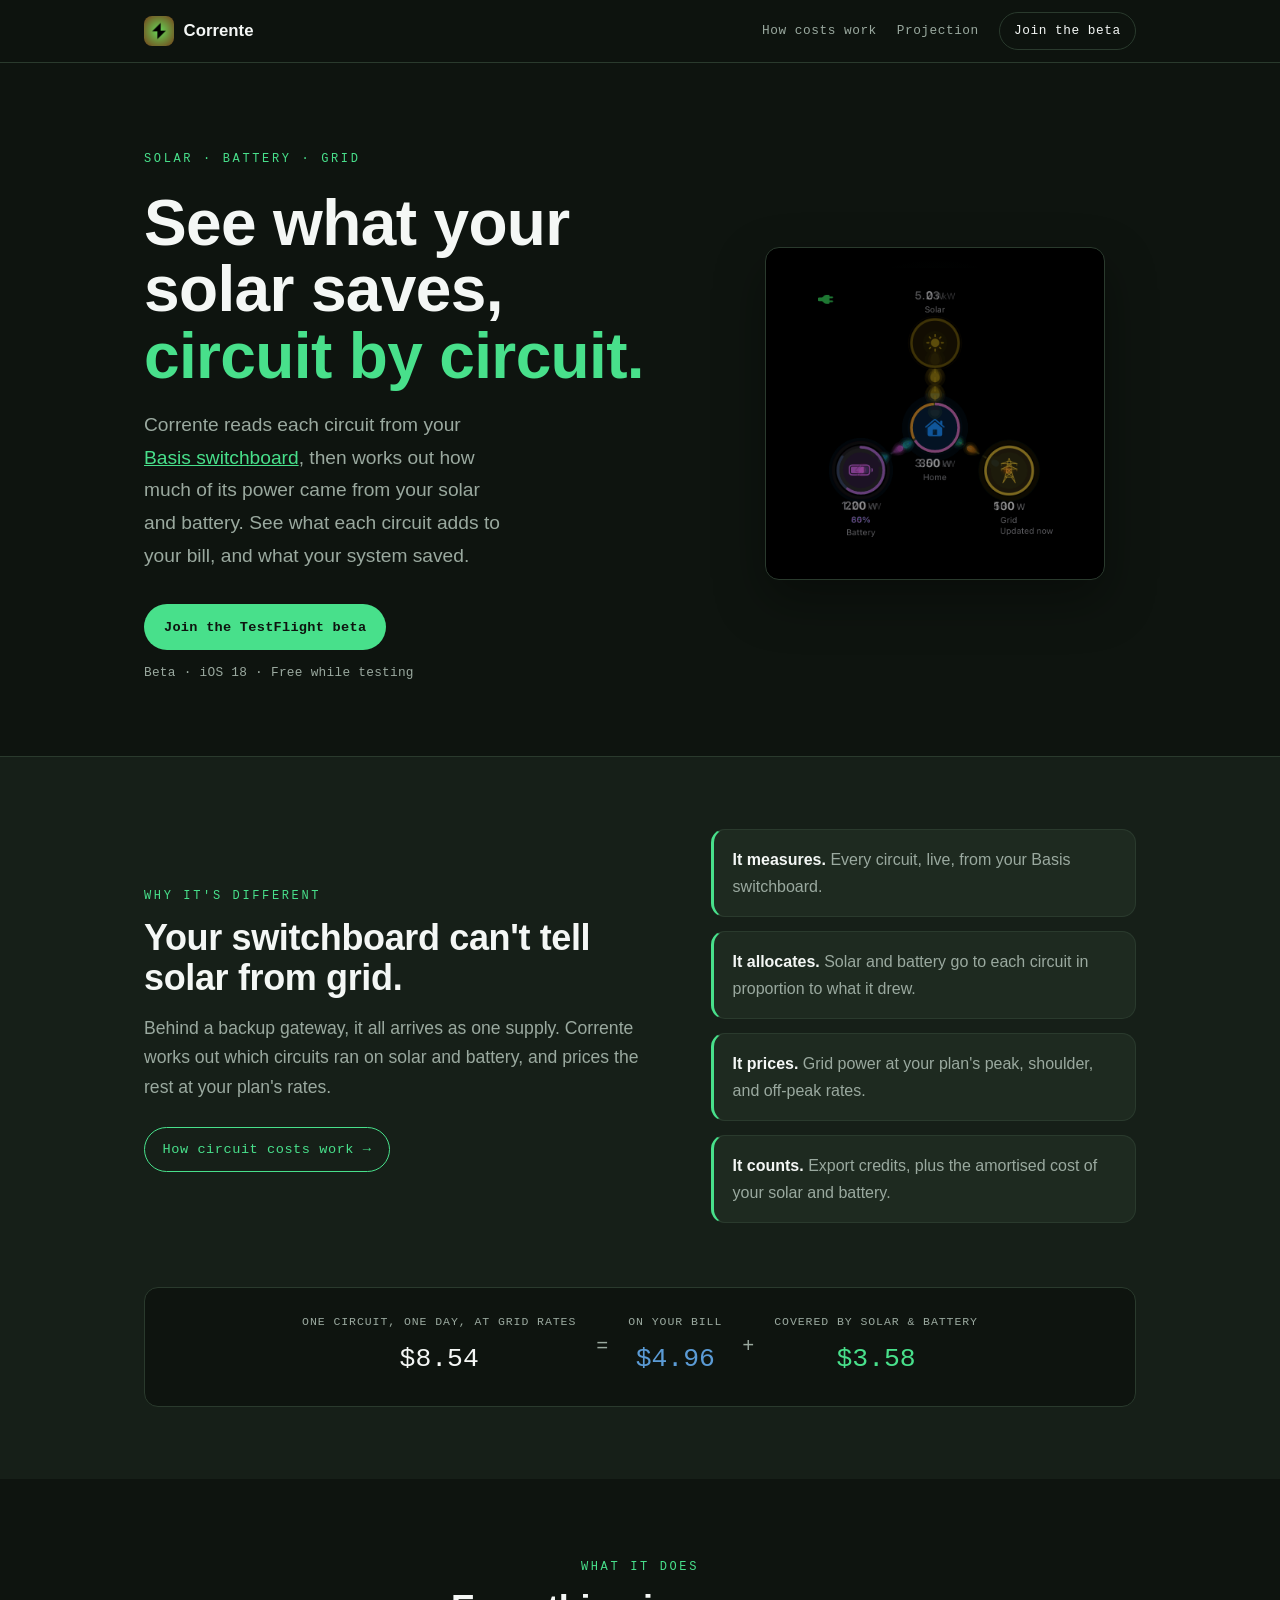
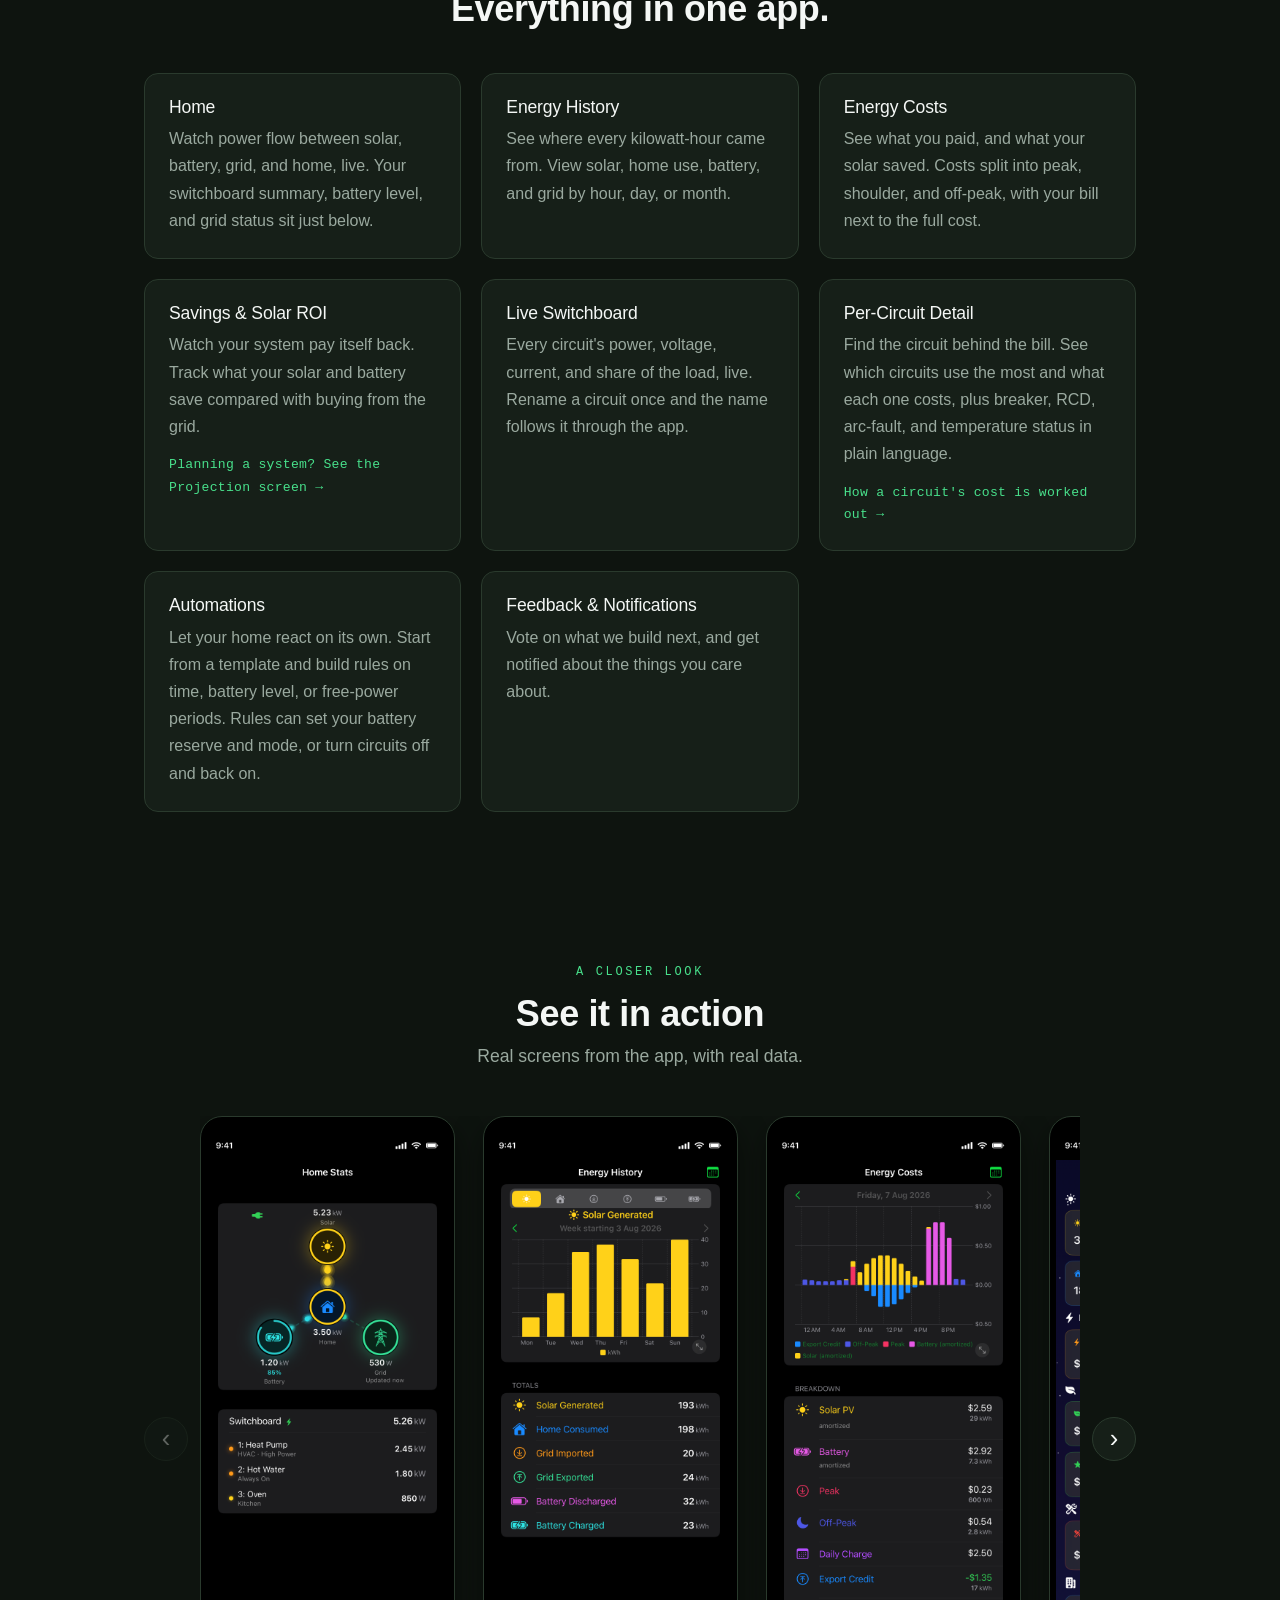
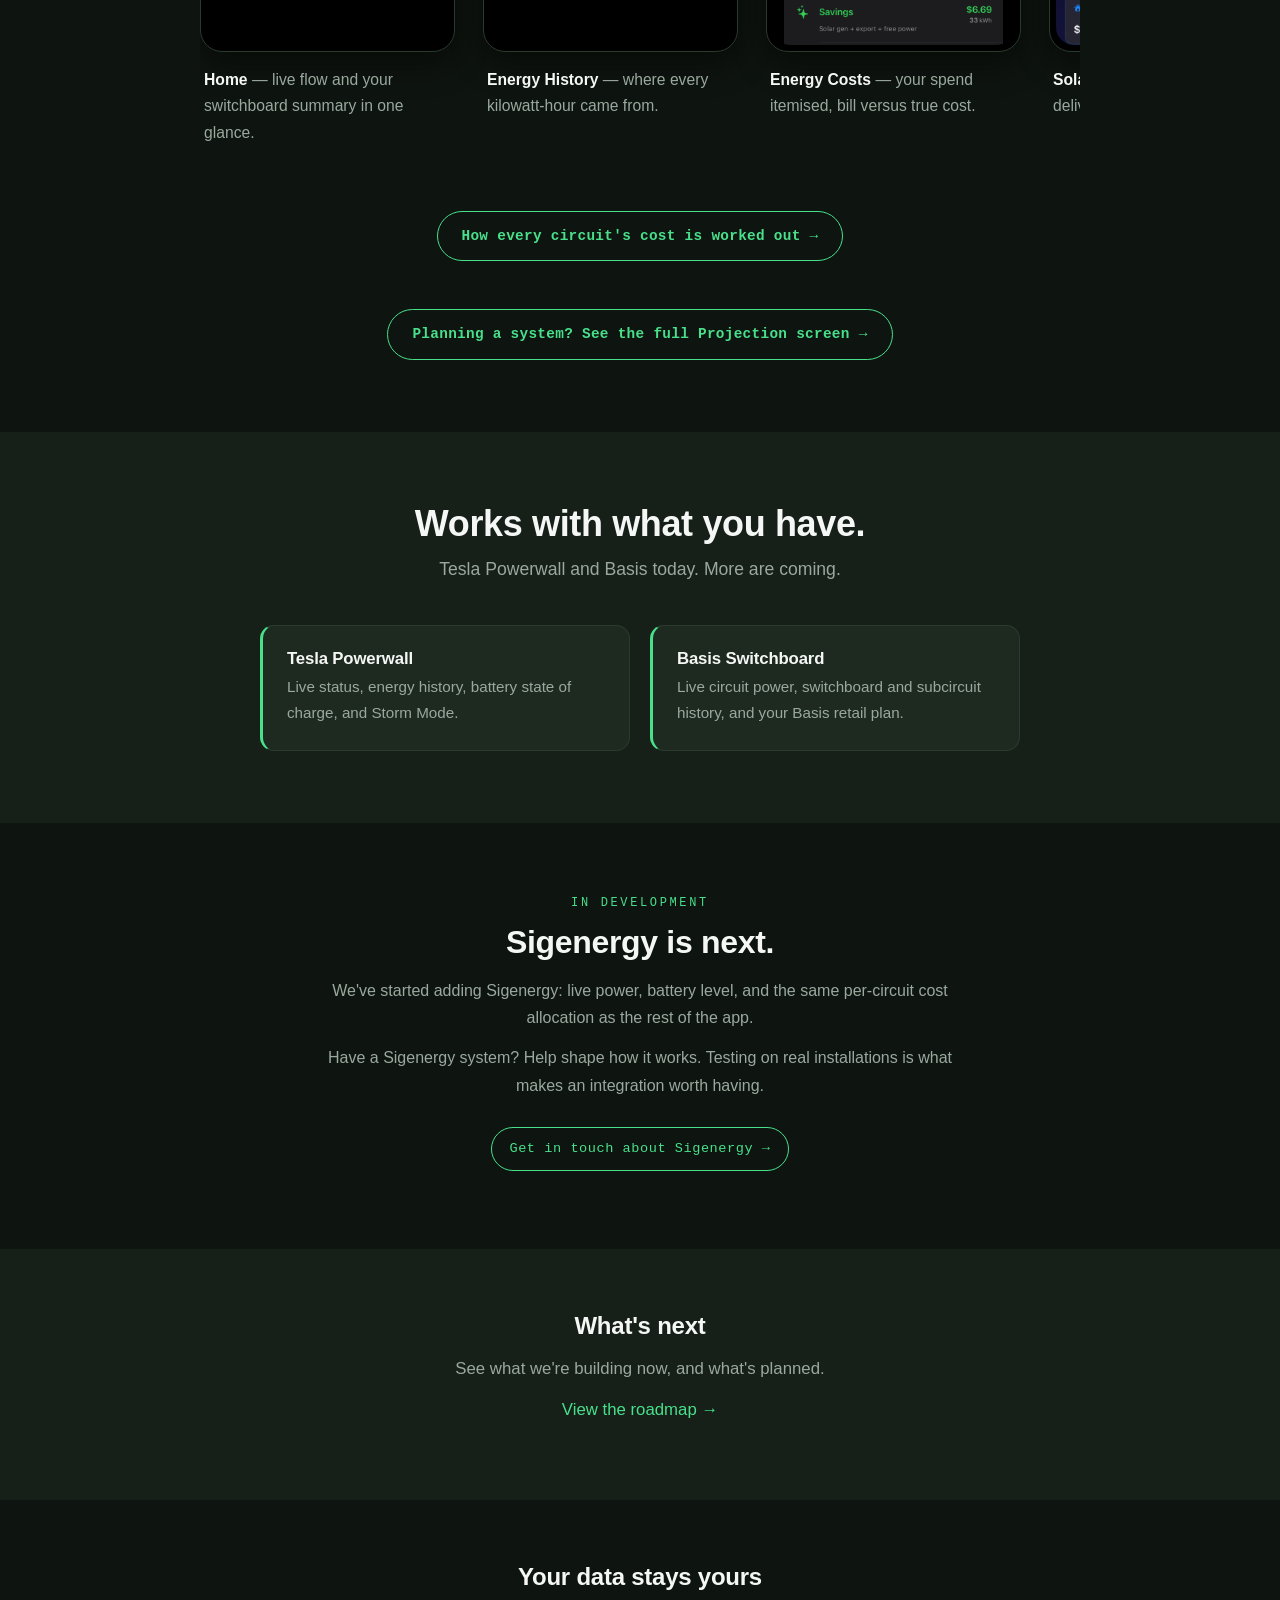
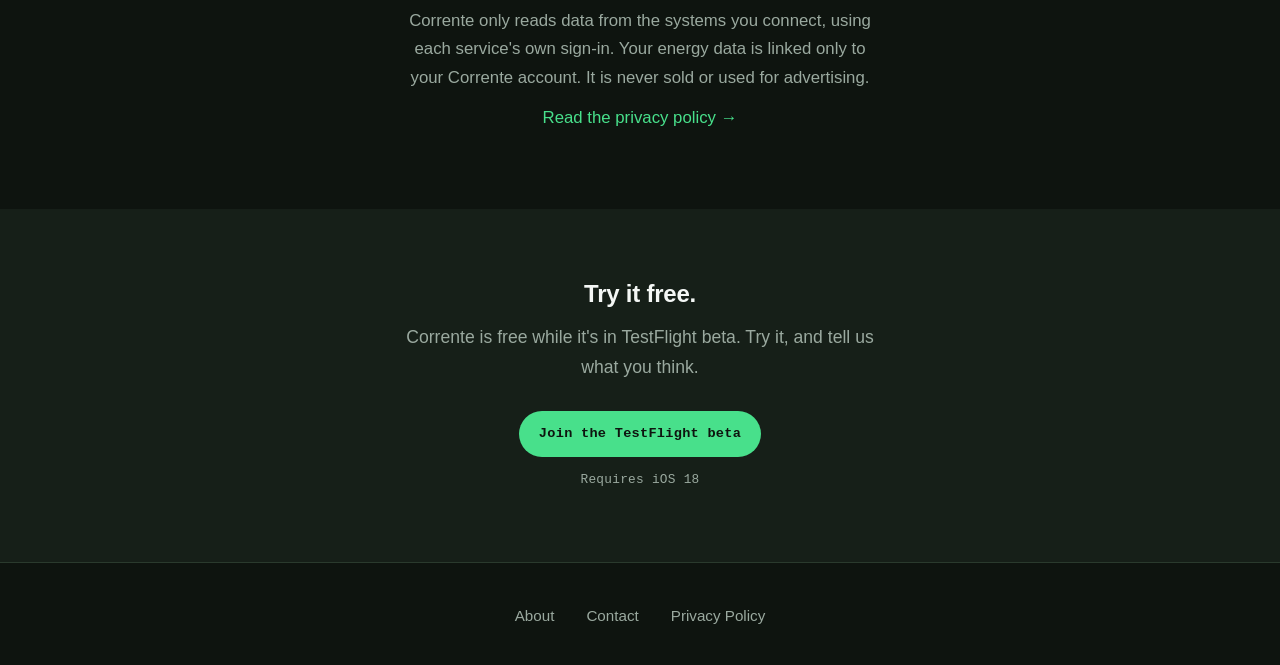
<file: index.html>
<!DOCTYPE html>
<html lang="en">
<head>
    <meta charset="utf-8">
    <meta name="viewport" content="width=device-width, initial-scale=1.0">
    <title>Corrente — What every circuit really costs, with solar and battery counted</title>
    <meta name="description" content="Corrente shows what each circuit in your home costs to run, after your solar and battery are counted. Works with Basis switchboards and Tesla Powerwall. Free iOS beta.">
    <meta name="msvalidate.01" content="C42E764BEF5DB670CD290A142ABA8488">
    <link rel="canonical" href="https://antokne.github.io/corrente-web/">
    <link rel="icon" type="image/png" href="images/icon.png">

    <!-- Open Graph / Twitter -->
    <meta property="og:type" content="website">
    <meta property="og:title" content="Corrente — What every circuit really costs, with solar and battery counted">
    <meta property="og:description" content="See what each circuit in your home costs, after your solar and battery are counted.">
    <meta property="og:url" content="https://antokne.github.io/corrente-web/">
    <meta property="og:image" content="https://antokne.github.io/corrente-web/images/icon.png">
    <meta name="twitter:card" content="summary_large_image">
    <meta name="twitter:title" content="Corrente — What every circuit really costs, with solar and battery counted">
    <meta name="twitter:description" content="See what each circuit in your home costs, after your solar and battery are counted.">
    <meta name="twitter:image" content="https://antokne.github.io/corrente-web/images/icon.png">

    <link rel="stylesheet" href="styles.css?v=7">
</head>
<body>
    <nav class="site-nav">
        <div class="container">
            <a href="index.html" class="nav-brand">
                <img src="images/icon.png" alt="" width="30" height="30">
                Corrente
            </a>
            <div class="nav-links">
                <a href="circuit-cost.html" class="nav-link">How costs work</a>
                <a href="prediction.html" class="nav-link">Projection</a>
                <a href="https://testflight.apple.com/join/Kmp21WzR" class="nav-cta">Join the beta</a>
            </div>
        </div>
    </nav>

    <header class="hero">
        <div class="container">
            <div class="hero-copy">
                <span class="kicker">Solar · Battery · Grid</span>
                <h1>See what your solar saves, <span class="accent">circuit by circuit.</span></h1>
                <p class="lead">Corrente reads each circuit from your <a href="https://www.wearebasis.com" target="_blank" rel="noopener">Basis switchboard</a>, then works out how much of its power came from your solar and battery. See what each circuit adds to your bill, and what your system saved.</p>
                <div class="hero-actions">
                    <a href="https://testflight.apple.com/join/Kmp21WzR" class="tf-badge">
                        Join the TestFlight beta
                    </a>
                    <span class="price-line">Beta · iOS 18 · Free while testing</span>
                </div>
            </div>

            <div class="hero-shot">
                <img src="images/energy-flow-dark.gif"
                     alt="Corrente's live energy view — solar, battery, grid, and home connected in an animated hub-and-spoke flow."
                     width="780" height="760" loading="eager">
            </div>
        </div>
    </header>

    <main>
        <section class="spotlight band">
            <div class="container">
                <div class="spotlight-copy">
                    <span class="kicker">Why it's different</span>
                    <h2>Your switchboard can't tell solar from grid.</h2>
                    <p>Behind a backup gateway, it all arrives as one supply. Corrente works out which circuits ran on solar and battery, and prices the rest at your plan's rates.</p>
                    <p class="spotlight-cta"><a href="circuit-cost.html">How circuit costs work &rarr;</a></p>
                </div>
                <ul class="spotlight-list">
                    <li><span>It measures.</span> Every circuit, live, from your Basis switchboard.</li>
                    <li><span>It allocates.</span> Solar and battery go to each circuit in proportion to what it drew.</li>
                    <li><span>It prices.</span> Grid power at your plan's peak, shoulder, and off-peak rates.</li>
                    <li><span>It counts.</span> Export credits, plus the amortised cost of your solar and battery.</li>
                </ul>

                <div class="spotlight-proof">
                    <div class="sum-item"><span class="sum-label">One circuit, one day, at grid rates</span><span class="sum-value">$8.54</span></div>
                    <span class="sum-op">=</span>
                    <div class="sum-item"><span class="sum-label">On your bill</span><span class="sum-value grid">$4.96</span></div>
                    <span class="sum-op">+</span>
                    <div class="sum-item"><span class="sum-label">Covered by solar &amp; battery</span><span class="sum-value clean">$3.58</span></div>
                </div>
            </div>
        </section>

        <section class="features">
            <div class="container">
                <div class="section-head">
                    <span class="kicker">What it does</span>
                    <h2>Everything in one app.</h2>
                </div>
                <div class="feature-grid">
                    <div class="feature">
                        <h3>Home</h3>
                        <p>Watch power flow between solar, battery, grid, and home, live. Your switchboard summary, battery level, and grid status sit just below.</p>
                    </div>
                    <div class="feature">
                        <h3>Energy History</h3>
                        <p>See where every kilowatt-hour came from. View solar, home use, battery, and grid by hour, day, or month.</p>
                    </div>
                    <div class="feature">
                        <h3>Energy Costs</h3>
                        <p>See what you paid, and what your solar saved. Costs split into peak, shoulder, and off-peak, with your bill next to the full cost.</p>
                    </div>
                    <div class="feature">
                        <h3>Savings &amp; Solar ROI</h3>
                        <p>Watch your system pay itself back. Track what your solar and battery save compared with buying from the grid.</p>
                        <p class="feature-link"><a href="prediction.html">Planning a system? See the Projection screen →</a></p>
                    </div>
                    <div class="feature">
                        <h3>Live Switchboard</h3>
                        <p>Every circuit's power, voltage, current, and share of the load, live. Rename a circuit once and the name follows it through the app.</p>
                    </div>
                    <div class="feature">
                        <h3>Per-Circuit Detail</h3>
                        <p>Find the circuit behind the bill. See which circuits use the most and what each one costs, plus breaker, RCD, arc-fault, and temperature status in plain language.</p>
                        <p class="feature-link"><a href="circuit-cost.html">How a circuit's cost is worked out →</a></p>
                    </div>
                    <div class="feature">
                        <h3>Automations</h3>
                        <p>Let your home react on its own. Start from a template and build rules on time, battery level, or free-power periods. Rules can set your battery reserve and mode, or turn circuits off and back on.</p>
                    </div>
                    <div class="feature">
                        <h3>Feedback &amp; Notifications</h3>
                        <p>Vote on what we build next, and get notified about the things you care about.</p>
                    </div>
                </div>
            </div>
        </section>

        <section class="showcase">
            <div class="container">
                <div class="section-head">
                    <span class="kicker">A closer look</span>
                    <h2>See it in action</h2>
                    <p>Real screens from the app, with real data.</p>
                </div>
                <div class="shot-scroller">
                    <button type="button" class="shot-nav prev" aria-label="Previous screenshots">&lsaquo;</button>
                    <div class="shot-grid">
                    <figure class="shot">
                        <div class="shot-frame">
                            <img src="images/home-dark.png" alt="Home Stats screen with a live hub-and-spoke flow — 5.23 kW solar, 3.50 kW home, 1.20 kW battery at 85%, and 530 W to the grid — above a switchboard summary listing heat pump, hot water, and oven." width="1320" height="2868" loading="lazy">
                        </div>
                        <figcaption><span>Home</span> — live flow and your switchboard summary in one glance.</figcaption>
                    </figure>
                    <figure class="shot">
                        <div class="shot-frame">
                            <img src="images/history-dark.png" alt="Energy History with a weekly Solar Generated bar chart and totals for solar generated, home consumed, grid imported and exported, and battery charged and discharged." width="1320" height="2868" loading="lazy">
                        </div>
                        <figcaption><span>Energy History</span> — where every kilowatt-hour came from.</figcaption>
                    </figure>
                    <figure class="shot">
                        <div class="shot-frame">
                            <img src="images/costs-dark.png" alt="Energy Costs for the day with a per-hour stacked chart and a breakdown of amortised solar and battery, peak and off-peak rates, daily charge, export credit, and savings." width="1320" height="2868" loading="lazy">
                        </div>
                        <figcaption><span>Energy Costs</span> — your spend itemised, bill versus true cost.</figcaption>
                    </figure>
                    <figure class="shot">
                        <div class="shot-frame">
                            <img src="images/roi-dark.png" alt="Solar ROI screen showing 31.2 MWh total generated, self-consumed and exported energy, import and export rates, total savings of $9,467, install cost, and balance remaining." width="1320" height="2868" loading="lazy">
                        </div>
                        <figcaption><span>Solar ROI</span> — the value your solar delivers, and its payback.</figcaption>
                    </figure>
                    <figure class="shot">
                        <div class="shot-frame">
                            <img src="images/switchboard-live-dark.png" alt="Switchboard live view with 5.26 kW total across 7 circuits, each showing live power, voltage, current, and share of the load — heat pump, hot water, oven, lighting and more." width="1320" height="2868" loading="lazy">
                        </div>
                        <figcaption><span>Live Switchboard</span> — every circuit's power, voltage, current, and share.</figcaption>
                    </figure>
                    <figure class="shot">
                        <div class="shot-frame">
                            <img src="images/switchboard-energy-dark.png" alt="Switchboard Energy for the day with a stacked solar, battery, grid, and export chart, an energy breakdown, and a per-circuit list showing each circuit's energy and cost." width="1320" height="2868" loading="lazy">
                        </div>
                        <figcaption><span>Per-Circuit Energy</span> — which circuits use the most, and what they cost.</figcaption>
                    </figure>
                    <figure class="shot">
                        <div class="shot-frame">
                            <img src="images/switchboard-circuit-dark.png" alt="Heat Pump circuit drill-in with a daily off-peak, shoulder, and peak bar chart and an energy breakdown by rate band." width="1320" height="2868" loading="lazy">
                        </div>
                        <figcaption><span>Subcircuit Drill-In</span> — any circuit's own history by rate band.</figcaption>
                    </figure>
                    <figure class="shot">
                        <div class="shot-frame">
                            <img src="images/circuit-safety-dark.png" alt="Hot Water circuit detail with 1.80 kW live power, voltage, current, and share, plus a safety section showing temperature, MCB circuit breaker, RCD safety switch, and arc-fault detection status." width="1320" height="2868" loading="lazy">
                        </div>
                        <figcaption><span>Circuit Safety</span> — MCB, RCD, arc-fault, and temperature in plain language.</figcaption>
                    </figure>
                    <figure class="shot">
                        <div class="shot-frame">
                            <img src="images/automations-dark.png" alt="Automations list with rules for free power starting, charging the battery off-peak, and alerting when the battery is low, each with an enable toggle." width="1320" height="2868" loading="lazy">
                        </div>
                        <figcaption><span>Automations</span> — rules driven by schedules, battery levels, and free power.</figcaption>
                    </figure>
                    <figure class="shot">
                        <div class="shot-frame">
                            <img src="images/automation-editor-dark.png" alt="Automation editor for a 'Free power ending soon' rule with a when setting, conditions such as certain days and quiet hours, and an optional notification title and message." width="1320" height="2868" loading="lazy">
                        </div>
                        <figcaption><span>Rule Builder</span> — start from a template, then fine-tune every trigger.</figcaption>
                    </figure>
                    <figure class="shot">
                        <div class="shot-frame">
                            <img src="images/feedback-dark.png" alt="Feedback screen listing feature requests and bugs with vote counts and status labels, above a completed section, letting you vote on what gets built next." width="1320" height="2868" loading="lazy">
                        </div>
                        <figcaption><span>Feedback</span> — vote on what we build next, and get notified when it ships.</figcaption>
                    </figure>
                    </div>
                    <button type="button" class="shot-nav next" aria-label="More screenshots">&rsaquo;</button>
                </div>
                <p class="showcase-more"><a href="circuit-cost.html">How every circuit's cost is worked out →</a></p>
                <p class="showcase-more"><a href="prediction.html">Planning a system? See the full Projection screen →</a></p>
            </div>
        </section>

        <section class="sources band">
            <div class="container">
                <h2>Works with what you have.</h2>
                <p>Tesla Powerwall and Basis today. More are coming.</p>
                <div class="source-grid">
                    <div class="source">
                        <h3>Tesla Powerwall</h3>
                        <p>Live status, energy history, battery state of charge, and Storm Mode.</p>
                    </div>
                    <div class="source">
                        <h3><a href="https://www.wearebasis.com" target="_blank" rel="noopener">Basis Switchboard</a></h3>
                        <p>Live circuit power, switchboard and subcircuit history, and your Basis retail plan.</p>
                    </div>
                </div>
            </div>
        </section>

        <section class="in-progress">
            <div class="container">
                <span class="kicker">In development</span>
                <h2>Sigenergy is next.</h2>
                <p>We've started adding Sigenergy: live power, battery level, and the same per-circuit cost allocation as the rest of the app.</p>
                <p>Have a Sigenergy system? Help shape how it works. Testing on real installations is what makes an integration worth having.</p>
                <p class="pill-link"><a href="mailto:antokne@gmail.com?subject=Sigenergy%20support%20in%20Corrente">Get in touch about Sigenergy &rarr;</a></p>
            </div>
        </section>

        <section class="roadmap band">
            <div class="container">
                <h2>What's next</h2>
                <p>See what we're building now, and what's planned.</p>
                <p><a href="https://corrente.antokne.org/roadmap" target="_blank" rel="noopener">View the roadmap →</a></p>
            </div>
        </section>

        <section class="privacy-note">
            <div class="container">
                <h2>Your data stays yours</h2>
                <p>Corrente only reads data from the systems you connect, using each service's own sign-in. Your energy data is linked only to your Corrente account. It is never sold or used for advertising.</p>
                <p><a href="privacy-policy.html">Read the privacy policy →</a></p>
            </div>
        </section>

        <section class="pricing band">
            <div class="container">
                <h2>Try it free.</h2>
                <p>Corrente is free while it's in TestFlight beta. Try it, and tell us what you think.</p>
                <div class="hero-actions">
                    <a href="https://testflight.apple.com/join/Kmp21WzR" class="tf-badge">
                        Join the TestFlight beta
                    </a>
                    <span class="price-line">Requires iOS 18</span>
                </div>
            </div>
        </section>
    </main>

    <footer>
        <div class="container">
            <nav>
                <a href="about.html">About</a>
                <a href="contact.html">Contact</a>
                <a href="privacy-policy.html">Privacy Policy</a>
                <!-- TODO: add Corrente's Mastodon handle
                <a href="https://indieapps.space/@corrente" rel="me">Mastodon</a>
                -->
            </nav>
        </div>
    </footer>

    <script>
    // "See it in action" scroller: prev/next buttons plus auto-advance that backs off while the user interacts.
    (function () {
        const track = document.querySelector('.shot-grid');
        if (!track) return;
        const prev = document.querySelector('.shot-nav.prev');
        const next = document.querySelector('.shot-nav.next');

        function itemDelta() {
            const item = track.querySelector('.shot');
            if (!item) return 0;
            const gap = parseFloat(getComputedStyle(track).columnGap) || 0;
            return item.offsetWidth + gap;
        }

        function updateButtons() {
            if (!prev || !next) return;
            const max = track.scrollWidth - track.clientWidth;
            prev.disabled = track.scrollLeft <= 2;
            next.disabled = track.scrollLeft >= max - 2;
        }

        function scrollByItems(dir, wrap) {
            const delta = itemDelta();
            const max = track.scrollWidth - track.clientWidth;
            let target = track.scrollLeft + dir * delta;
            if (wrap && dir > 0 && track.scrollLeft >= max - 2) target = 0;
            track.scrollTo({ left: Math.max(0, Math.min(target, max)), behavior: 'smooth' });
        }

        track.addEventListener('scroll', updateButtons, { passive: true });
        window.addEventListener('resize', updateButtons);
        updateButtons();

        const STEP_MS = 4000, IDLE_MS = 6000;
        let hovering = false, lastInteract = 0;
        const touched = function () { lastInteract = Date.now(); };

        if (prev) prev.addEventListener('click', function () { touched(); scrollByItems(-1, false); });
        if (next) next.addEventListener('click', function () { touched(); scrollByItems(1, false); });

        if (!window.matchMedia('(prefers-reduced-motion: reduce)').matches) {
            ['pointerdown', 'touchstart', 'wheel', 'keydown'].forEach(function (ev) {
                track.addEventListener(ev, touched, { passive: true });
            });
            track.addEventListener('mouseenter', function () { hovering = true; });
            track.addEventListener('mouseleave', function () { hovering = false; });

            setInterval(function () {
                if (hovering || document.hidden || Date.now() - lastInteract < IDLE_MS) return;
                scrollByItems(1, true);
            }, STEP_MS);
        }
    })();
    </script>
</body>
</html>
</file>
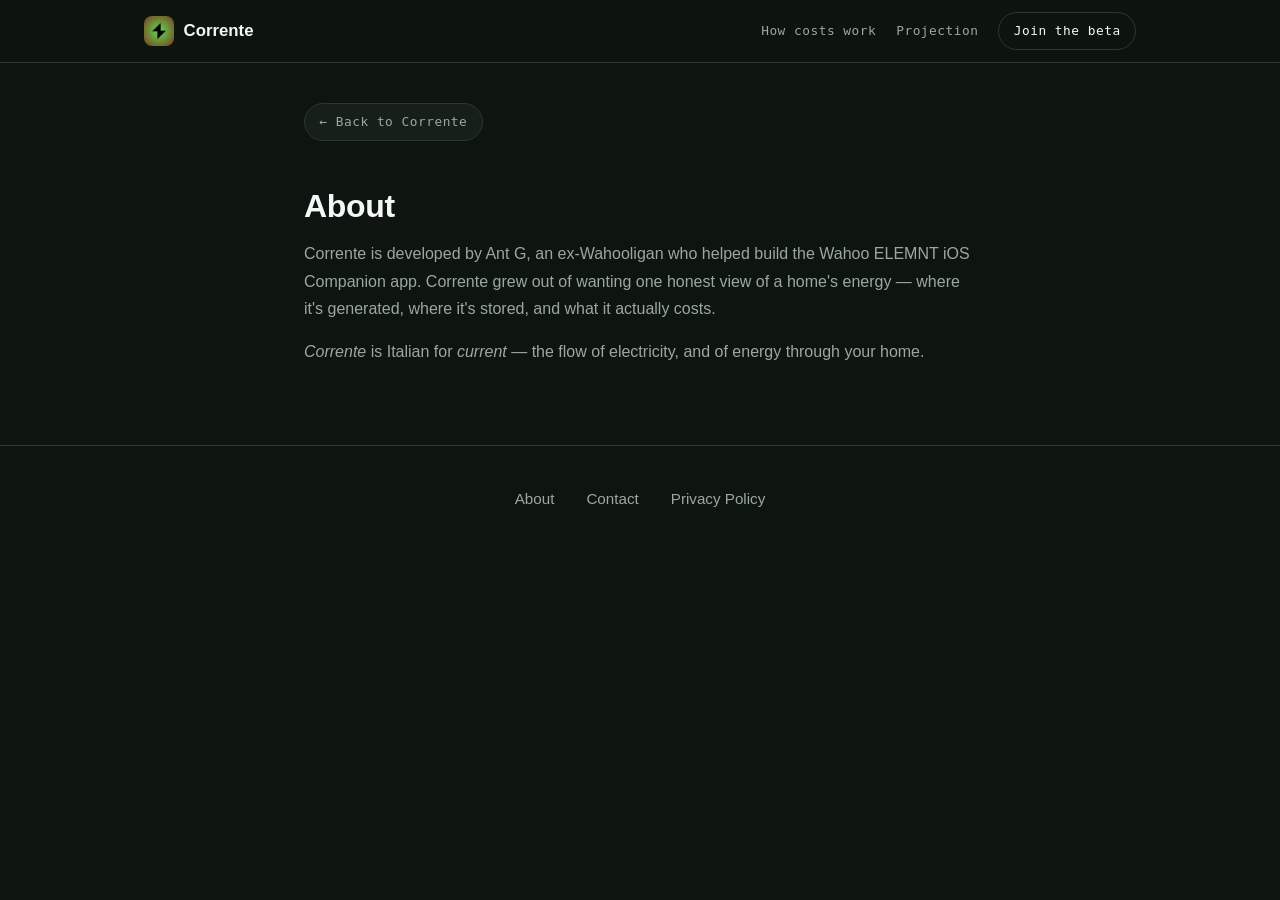
<file: about.html>
<!DOCTYPE html>
<html lang="en">
<head>
    <meta charset="utf-8">
    <meta name="viewport" content="width=device-width, initial-scale=1.0">
    <title>Corrente — About</title>
    <meta name="description" content="Corrente is an iOS app for whole-home energy — built by Ant G, an ex-Wahooligan, to give one honest view of what your energy costs.">
    <link rel="canonical" href="https://antokne.github.io/corrente-web/about.html">
    <link rel="icon" type="image/png" href="images/icon.png">
    <link rel="stylesheet" href="styles.css?v=7">
</head>
<body>
    <nav class="site-nav">
        <div class="container">
            <a href="index.html" class="nav-brand">
                <img src="images/icon.png" alt="" width="30" height="30">
                Corrente
            </a>
            <div class="nav-links">
                <a href="circuit-cost.html" class="nav-link">How costs work</a>
                <a href="prediction.html" class="nav-link">Projection</a>
                <a href="https://testflight.apple.com/join/Kmp21WzR" class="nav-cta">Join the beta</a>
            </div>
        </div>
    </nav>

    <main class="page">
        <a href="index.html" class="back-link">&larr; Back to Corrente</a>
        <h1>About</h1>
        <article>
            <p>Corrente is developed by Ant G, an ex-Wahooligan who helped build the Wahoo ELEMNT iOS Companion app. Corrente grew out of wanting one honest view of a home's energy — where it's generated, where it's stored, and what it actually costs.</p>
            <p><em>Corrente</em> is Italian for <em>current</em> — the flow of electricity, and of energy through your home.</p>
        </article>
    </main>

    <footer>
        <div class="container">
            <nav>
                <a href="about.html">About</a>
                <a href="contact.html">Contact</a>
                <a href="privacy-policy.html">Privacy Policy</a>
            </nav>
        </div>
    </footer>
</body>
</html>
</file>
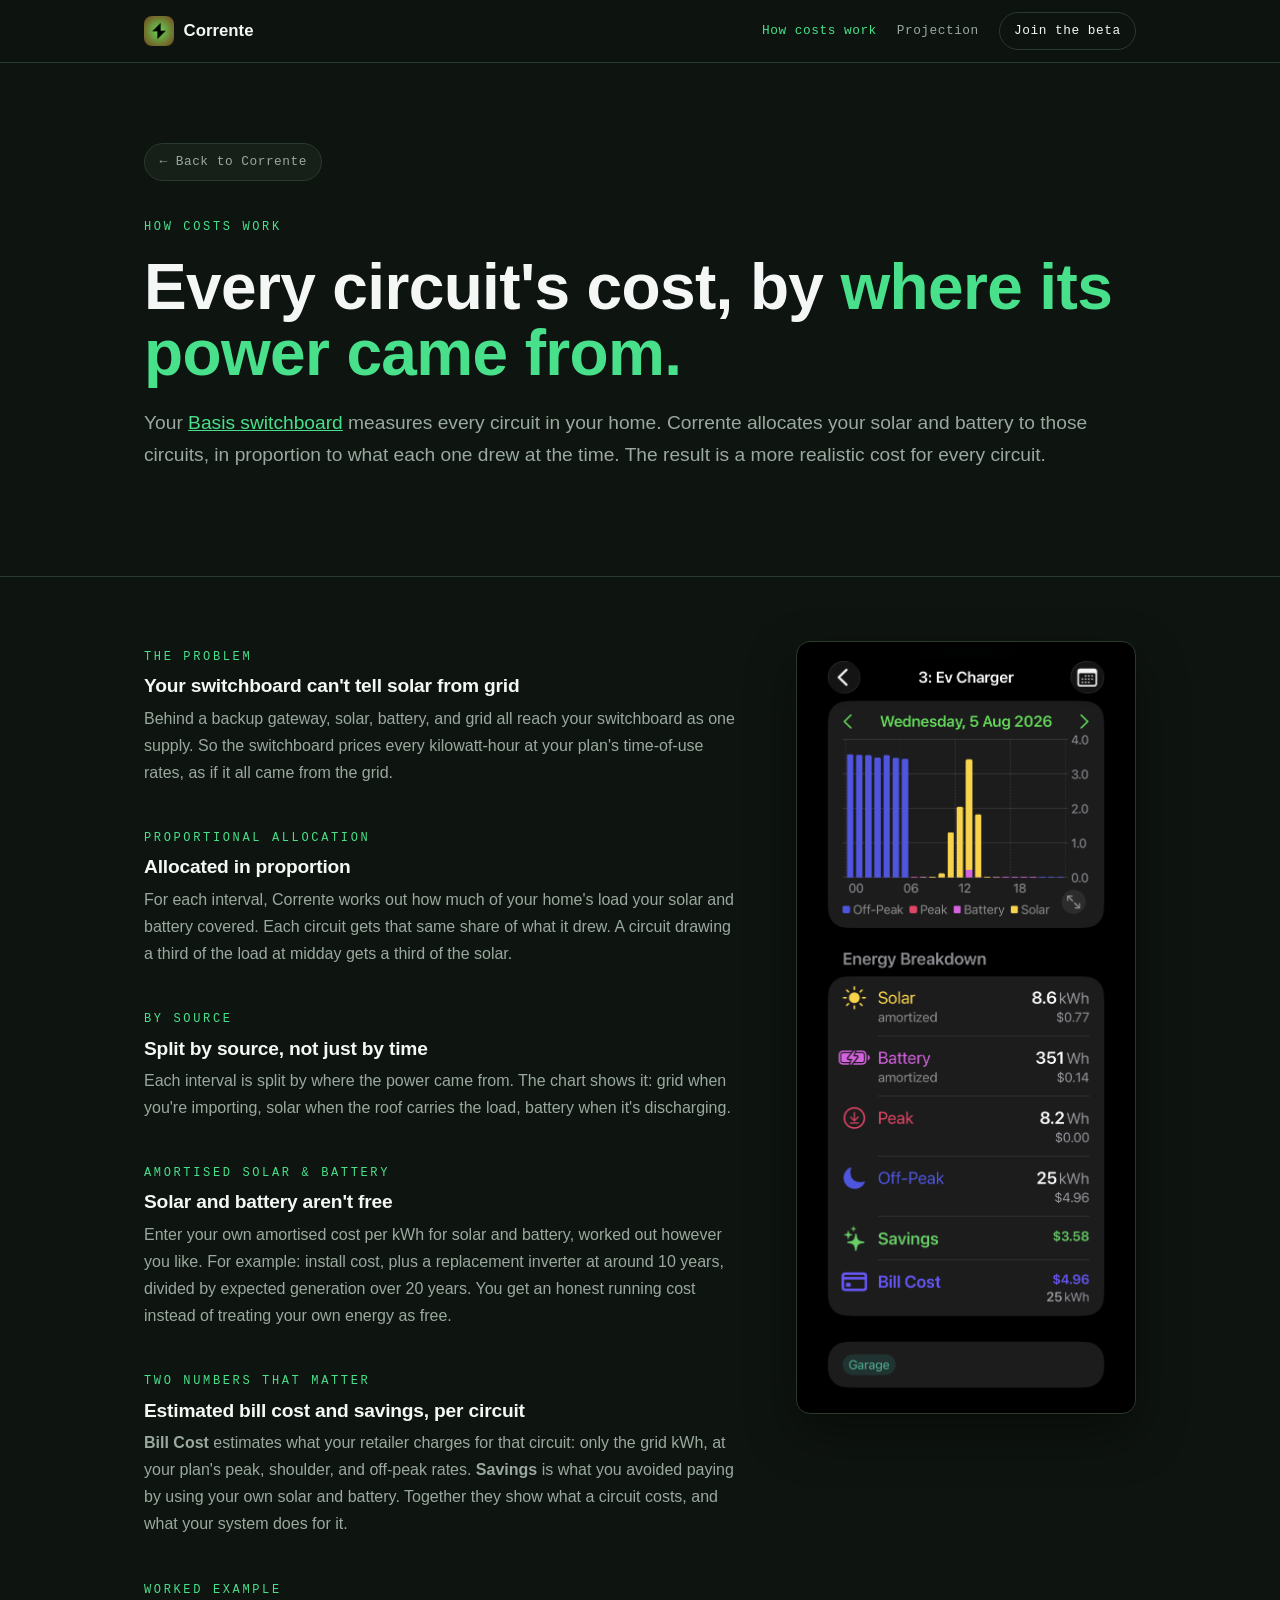
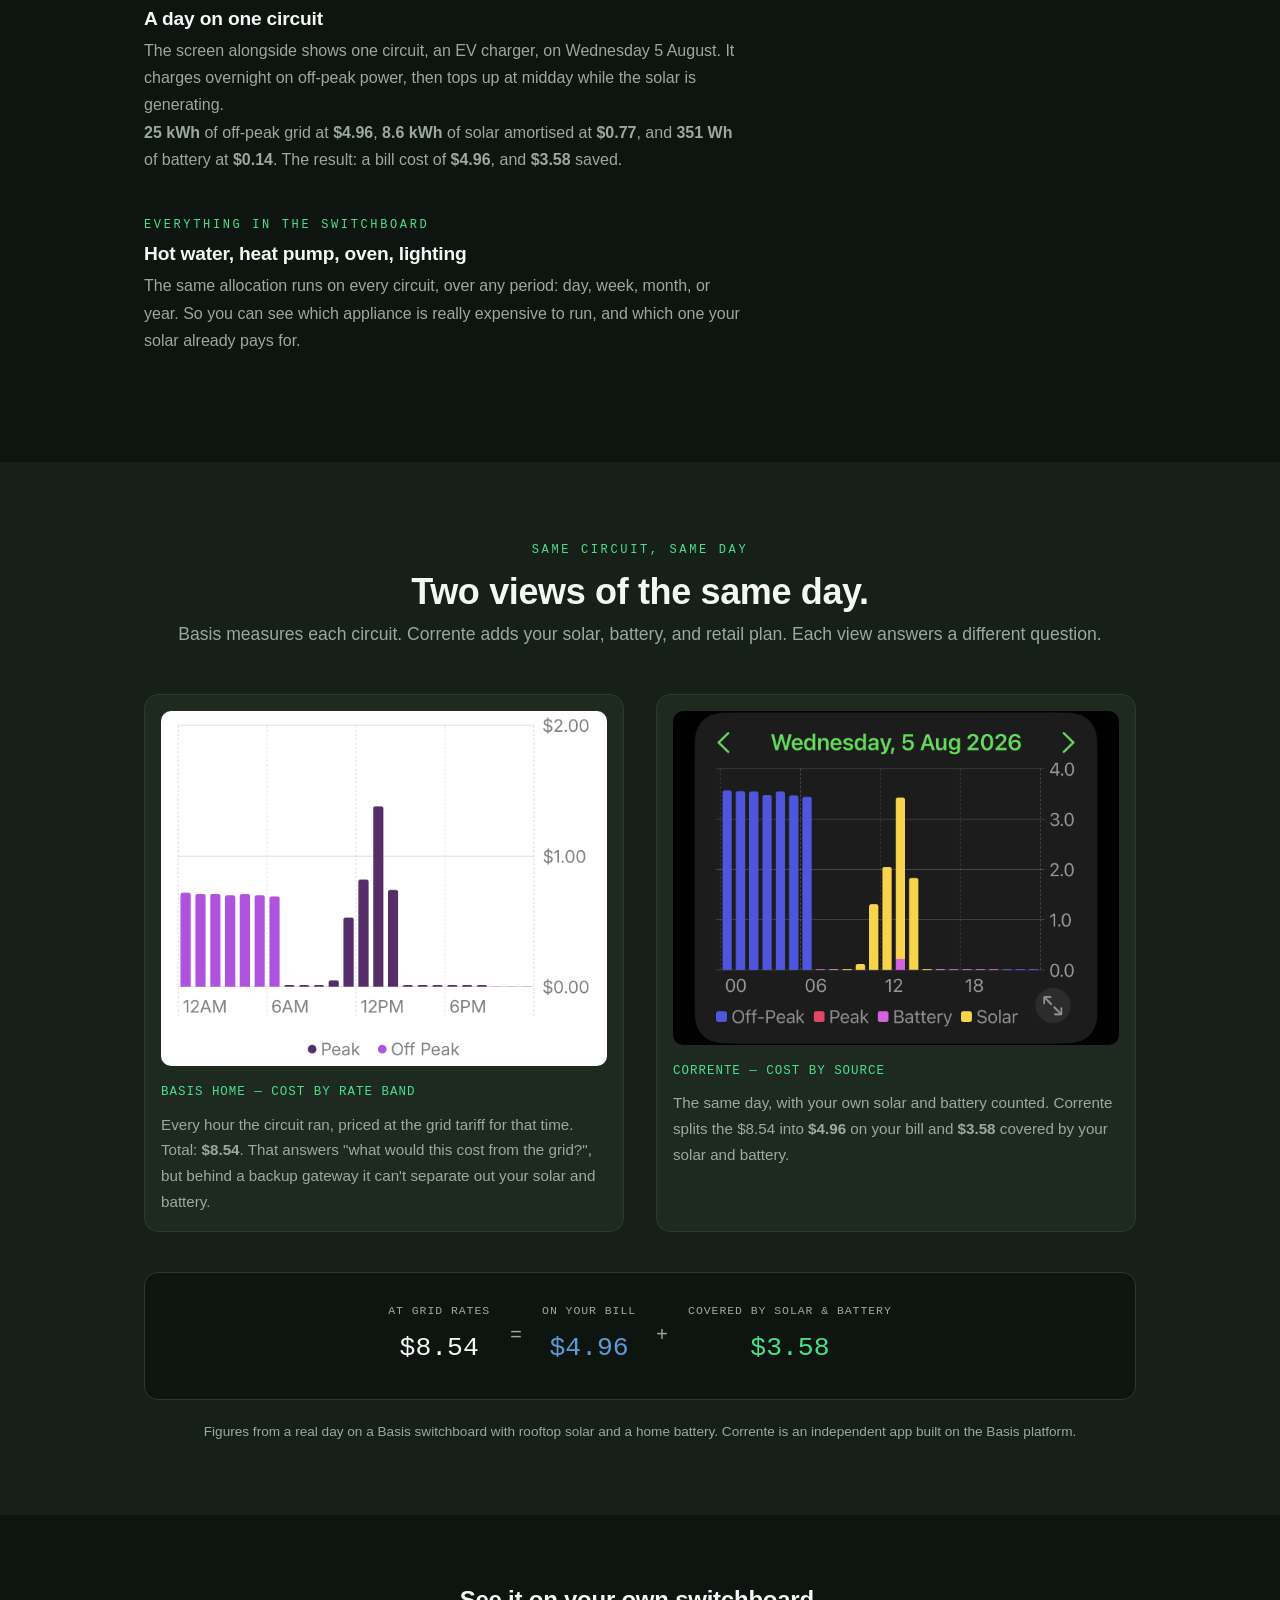
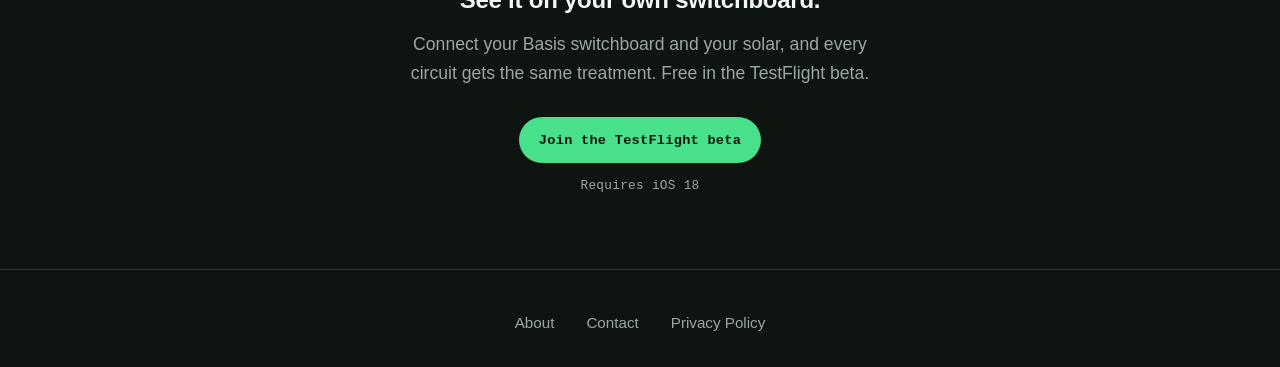
<file: circuit-cost.html>
<!DOCTYPE html>
<html lang="en">
<head>
    <meta charset="utf-8">
    <meta name="viewport" content="width=device-width, initial-scale=1.0">
    <title>Corrente — How circuit costs work</title>
    <meta name="description" content="Corrente allocates your solar and battery to each circuit by what it drew, so each circuit's cost reflects where its power came from, not just when it ran.">
    <link rel="canonical" href="https://antokne.github.io/corrente-web/circuit-cost.html">
    <link rel="icon" type="image/png" href="images/icon.png">

    <!-- Open Graph / Twitter -->
    <meta property="og:type" content="website">
    <meta property="og:title" content="Corrente — How circuit costs work">
    <meta property="og:description" content="Each circuit's cost, based on where its power came from: grid, solar, or battery.">
    <meta property="og:url" content="https://antokne.github.io/corrente-web/circuit-cost.html">
    <meta property="og:image" content="https://antokne.github.io/corrente-web/images/icon.png">
    <meta name="twitter:card" content="summary_large_image">
    <meta name="twitter:title" content="Corrente — How circuit costs work">
    <meta name="twitter:description" content="Each circuit's cost, based on where its power came from: grid, solar, or battery.">
    <meta name="twitter:image" content="https://antokne.github.io/corrente-web/images/icon.png">

    <link rel="stylesheet" href="styles.css?v=7">
</head>
<body>
    <nav class="site-nav">
        <div class="container">
            <a href="index.html" class="nav-brand">
                <img src="images/icon.png" alt="" width="30" height="30">
                Corrente
            </a>
            <div class="nav-links">
                <a href="circuit-cost.html" class="nav-link current">How costs work</a>
                <a href="prediction.html" class="nav-link">Projection</a>
                <a href="https://testflight.apple.com/join/Kmp21WzR" class="nav-cta">Join the beta</a>
            </div>
        </div>
    </nav>

    <header class="hero feature-hero">
        <div class="container">
            <div class="hero-copy">
                <a href="index.html" class="back-link">&larr; Back to Corrente</a>
                <span class="kicker">How costs work</span>
                <h1>Every circuit's cost, by <span class="accent">where its power came from.</span></h1>
                <p class="lead">Your <a href="https://www.wearebasis.com" target="_blank" rel="noopener">Basis switchboard</a> measures every circuit in your home. Corrente allocates your solar and battery to those circuits, in proportion to what each one drew at the time. The result is a more realistic cost for every circuit.</p>
            </div>
        </div>
    </header>

    <main>
        <section class="feature-detail">
            <div class="container">
                <div class="detail-copy">
                    <div class="detail-block">
                        <span class="kicker">The problem</span>
                        <h3>Your switchboard can't tell solar from grid</h3>
                        <p>Behind a backup gateway, solar, battery, and grid all reach your switchboard as one supply. So the switchboard prices every kilowatt-hour at your plan's time-of-use rates, as if it all came from the grid.</p>
                    </div>
                    <div class="detail-block">
                        <span class="kicker">Proportional allocation</span>
                        <h3>Allocated in proportion</h3>
                        <p>For each interval, Corrente works out how much of your home's load your solar and battery covered. Each circuit gets that same share of what it drew. A circuit drawing a third of the load at midday gets a third of the solar.</p>
                    </div>
                    <div class="detail-block">
                        <span class="kicker">By source</span>
                        <h3>Split by source, not just by time</h3>
                        <p>Each interval is split by where the power came from. The chart shows it: grid when you're importing, solar when the roof carries the load, battery when it's discharging.</p>
                    </div>
                    <div class="detail-block">
                        <span class="kicker">Amortised solar & battery</span>
                        <h3>Solar and battery aren't free</h3>
                        <p>Enter your own amortised cost per kWh for solar and battery, worked out however you like. For example: install cost, plus a replacement inverter at around 10 years, divided by expected generation over 20 years. You get an honest running cost instead of treating your own energy as free.</p>
                    </div>
                    <div class="detail-block">
                        <span class="kicker">Two numbers that matter</span>
                        <h3>Estimated bill cost and savings, per circuit</h3>
                        <p><strong>Bill Cost</strong> estimates what your retailer charges for that circuit: only the grid kWh, at your plan's peak, shoulder, and off-peak rates. <strong>Savings</strong> is what you avoided paying by using your own solar and battery. Together they show what a circuit costs, and what your system does for it.</p>
                    </div>
                    <div class="detail-block">
                        <span class="kicker">Worked example</span>
                        <h3>A day on one circuit</h3>
                        <p>The screen alongside shows one circuit, an EV charger, on Wednesday 5 August. It charges overnight on off-peak power, then tops up at midday while the solar is generating.</p>
                        <p><strong>25&nbsp;kWh</strong> of off-peak grid at <strong>$4.96</strong>, <strong>8.6&nbsp;kWh</strong> of solar amortised at <strong>$0.77</strong>, and <strong>351&nbsp;Wh</strong> of battery at <strong>$0.14</strong>. The result: a bill cost of <strong>$4.96</strong>, and <strong>$3.58</strong> saved.</p>
                    </div>
                    <div class="detail-block">
                        <span class="kicker">Everything in the switchboard</span>
                        <h3>Hot water, heat pump, oven, lighting</h3>
                        <p>The same allocation runs on every circuit, over any period: day, week, month, or year. So you can see which appliance is really expensive to run, and which one your solar already pays for.</p>
                    </div>
                </div>

                <div class="detail-shot">
                    <img src="images/circuit-cost-dark.png" alt="Corrente's circuit detail for an EV Charger on Wednesday 5 August 2026: an hourly chart split into off-peak, peak, battery, and solar, with an energy breakdown showing 8.6 kWh solar amortised at $0.77, 351 Wh battery at $0.14, 8.2 Wh peak at $0.00, 25 kWh off-peak at $4.96, savings of $3.58, and a bill cost of $4.96 for 25 kWh." width="1242" height="3000" loading="eager">
                </div>
            </div>
        </section>

        <section class="compare band">
            <div class="container">
                <div class="section-head">
                    <span class="kicker">Same circuit, same day</span>
                    <h2>Two views of the same day.</h2>
                    <p>Basis measures each circuit. Corrente adds your solar, battery, and retail plan. Each view answers a different question.</p>
                </div>

                <div class="compare-grid">
                    <figure class="compare-card">
                        <div class="compare-shot light">
                            <img src="images/circuit-chart-basis.png" alt="Basis Home cost chart for one circuit on 5 August: hourly bars coloured as peak and off-peak, totalling $8.54 for the day." width="1242" height="990" loading="lazy">
                        </div>
                        <figcaption>
                            <span>Basis Home — cost by rate band</span>
                            <p>Every hour the circuit ran, priced at the grid tariff for that time. Total: <strong>$8.54</strong>. That answers "what would this cost from the grid?", but behind a backup gateway it can't separate out your solar and battery.</p>
                        </figcaption>
                    </figure>

                    <figure class="compare-card">
                        <div class="compare-shot">
                            <img src="images/circuit-chart-corrente.png" alt="Corrente's chart for the same circuit and day: overnight bars in off-peak blue, midday bars in solar amber with a slice of battery magenta." width="1242" height="930" loading="lazy">
                        </div>
                        <figcaption>
                            <span>Corrente — cost by source</span>
                            <p>The same day, with your own solar and battery counted. Corrente splits the $8.54 into <strong>$4.96</strong> on your bill and <strong>$3.58</strong> covered by your solar and battery.</p>
                        </figcaption>
                    </figure>
                </div>

                <div class="compare-sum">
                    <div class="sum-item"><span class="sum-label">At grid rates</span><span class="sum-value">$8.54</span></div>
                    <span class="sum-op">=</span>
                    <div class="sum-item"><span class="sum-label">On your bill</span><span class="sum-value grid">$4.96</span></div>
                    <span class="sum-op">+</span>
                    <div class="sum-item"><span class="sum-label">Covered by solar &amp; battery</span><span class="sum-value clean">$3.58</span></div>
                </div>
                <p class="compare-note">Figures from a real day on a Basis switchboard with rooftop solar and a home battery. Corrente is an independent app built on the Basis platform.</p>
            </div>
        </section>

        <section class="pricing">
            <div class="container">
                <h2>See it on your own switchboard.</h2>
                <p>Connect your Basis switchboard and your solar, and every circuit gets the same treatment. Free in the TestFlight beta.</p>
                <div class="hero-actions">
                    <a href="https://testflight.apple.com/join/Kmp21WzR" class="tf-badge">
                        Join the TestFlight beta
                    </a>
                    <span class="price-line">Requires iOS 18</span>
                </div>
            </div>
        </section>
    </main>

    <footer>
        <div class="container">
            <nav>
                <a href="about.html">About</a>
                <a href="contact.html">Contact</a>
                <a href="privacy-policy.html">Privacy Policy</a>
            </nav>
        </div>
    </footer>
</body>
</html>
</file>
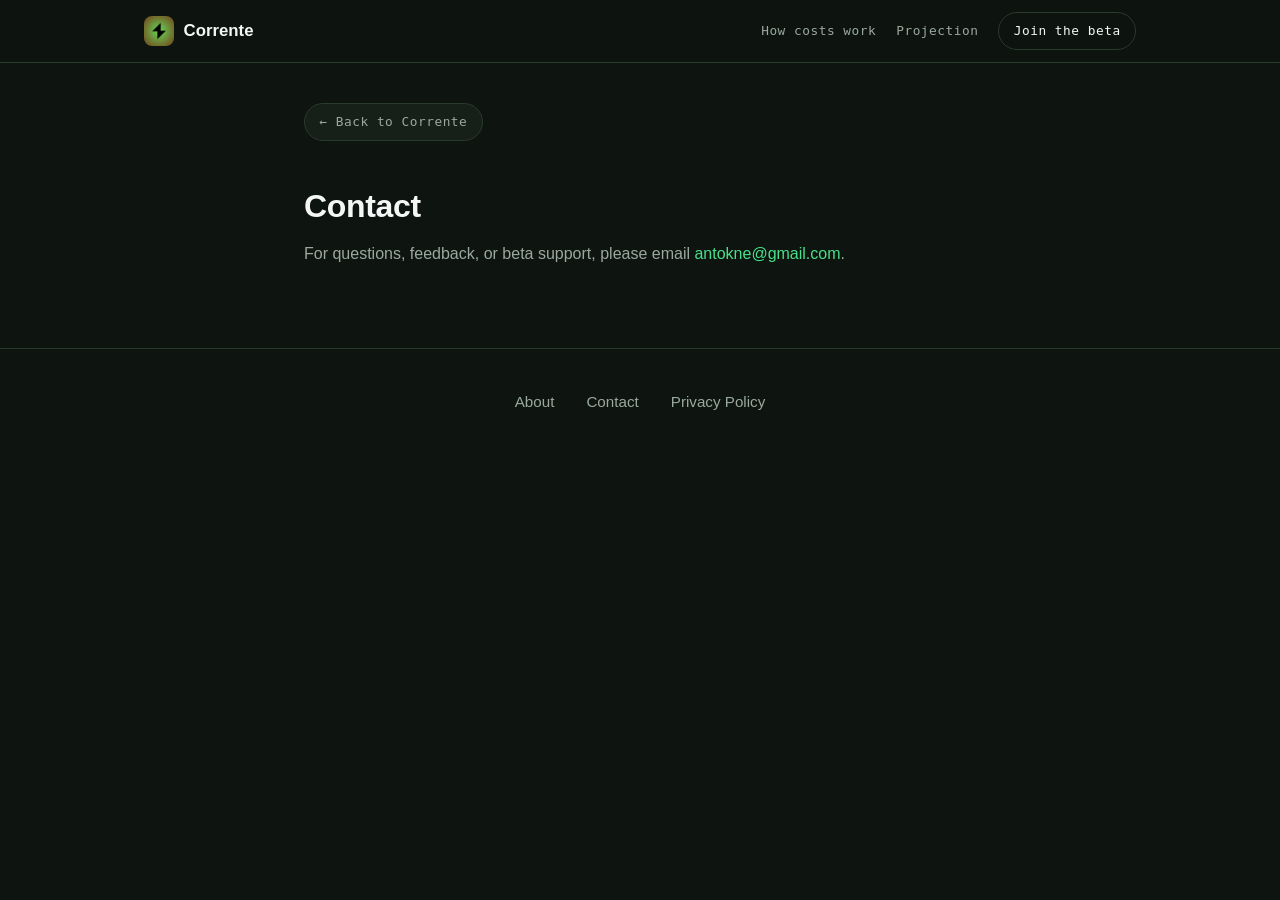
<file: contact.html>
<!DOCTYPE html>
<html lang="en">
<head>
    <meta charset="utf-8">
    <meta name="viewport" content="width=device-width, initial-scale=1.0">
    <title>Corrente — Contact</title>
    <meta name="description" content="Get in touch about Corrente — questions, feedback, or TestFlight beta support.">
    <link rel="canonical" href="https://antokne.github.io/corrente-web/contact.html">
    <link rel="icon" type="image/png" href="images/icon.png">
    <link rel="stylesheet" href="styles.css?v=7">
</head>
<body>
    <nav class="site-nav">
        <div class="container">
            <a href="index.html" class="nav-brand">
                <img src="images/icon.png" alt="" width="30" height="30">
                Corrente
            </a>
            <div class="nav-links">
                <a href="circuit-cost.html" class="nav-link">How costs work</a>
                <a href="prediction.html" class="nav-link">Projection</a>
                <a href="https://testflight.apple.com/join/Kmp21WzR" class="nav-cta">Join the beta</a>
            </div>
        </div>
    </nav>

    <main class="page">
        <a href="index.html" class="back-link">&larr; Back to Corrente</a>
        <h1>Contact</h1>
        <article>
            <p>For questions, feedback, or beta support, please email <a href="mailto:antokne@gmail.com">antokne@gmail.com</a>.</p>
        </article>
    </main>

    <footer>
        <div class="container">
            <nav>
                <a href="about.html">About</a>
                <a href="contact.html">Contact</a>
                <a href="privacy-policy.html">Privacy Policy</a>
            </nav>
        </div>
    </footer>
</body>
</html>
</file>
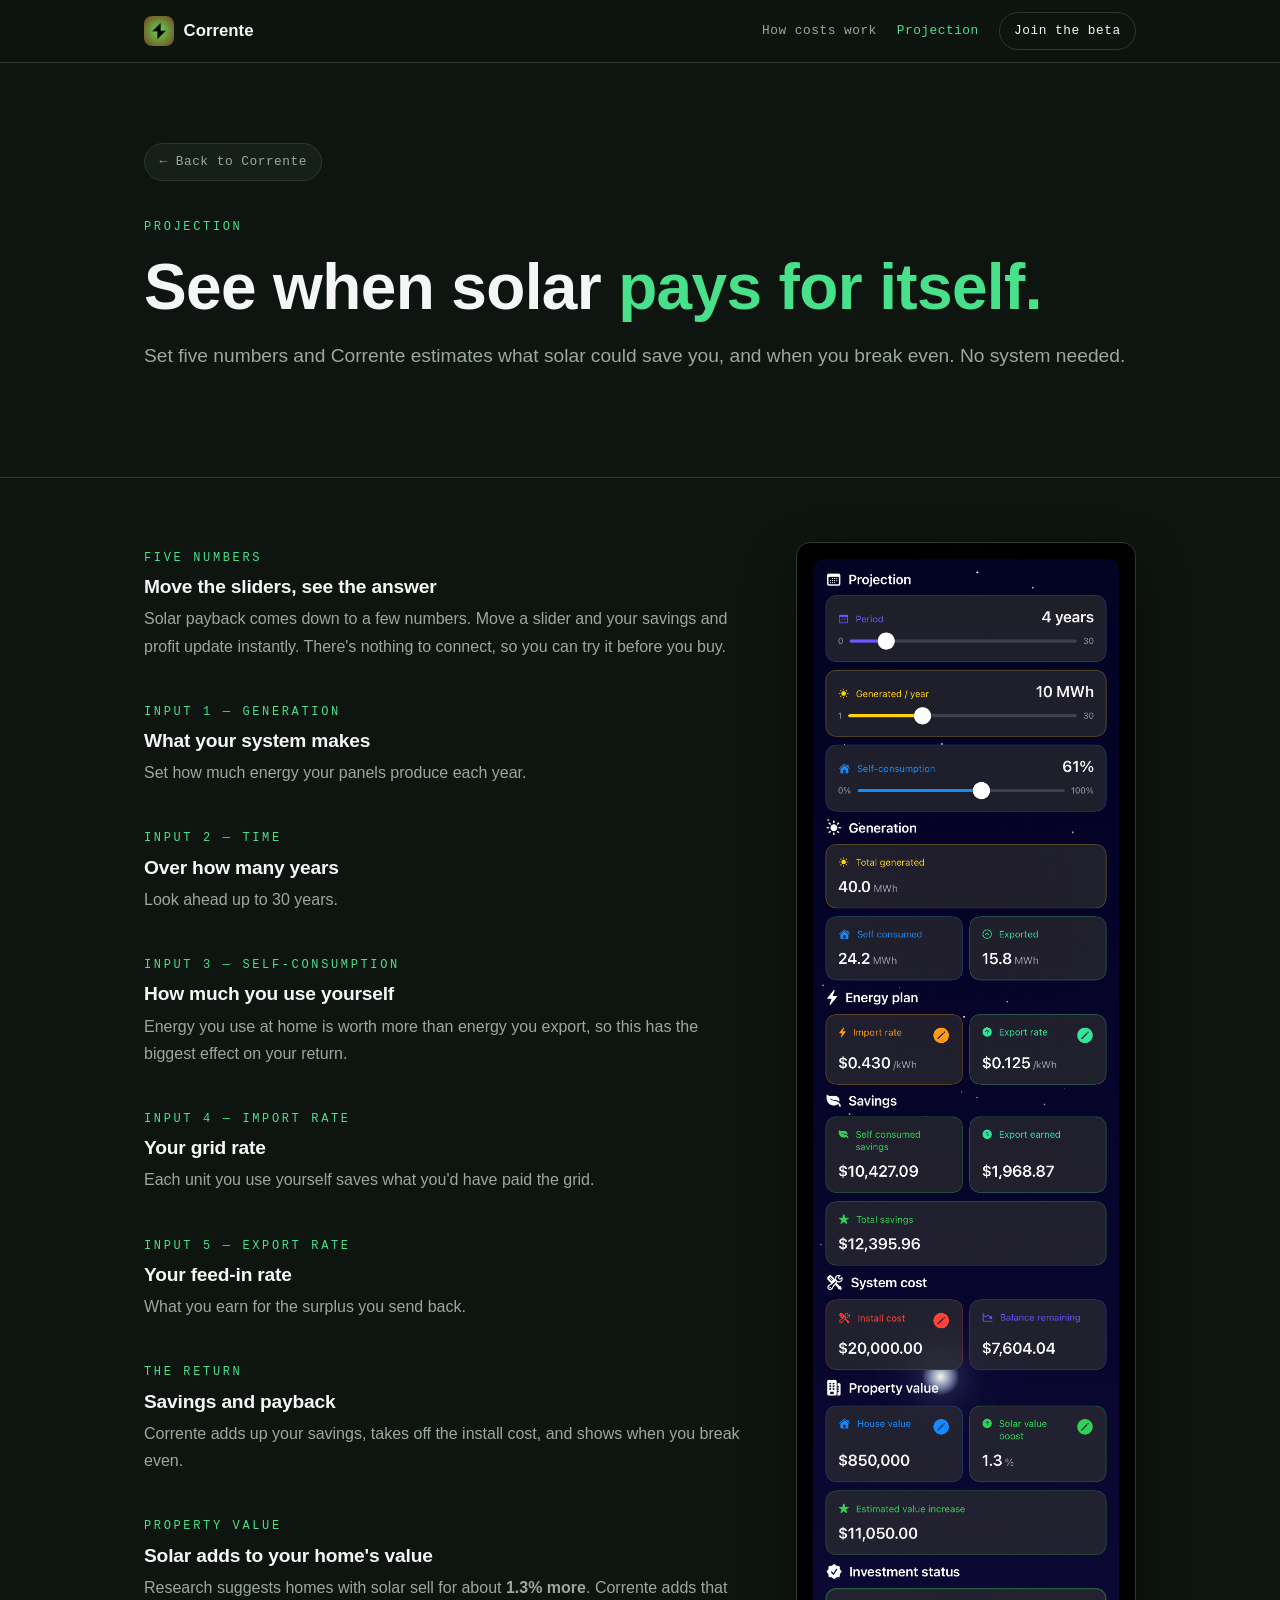
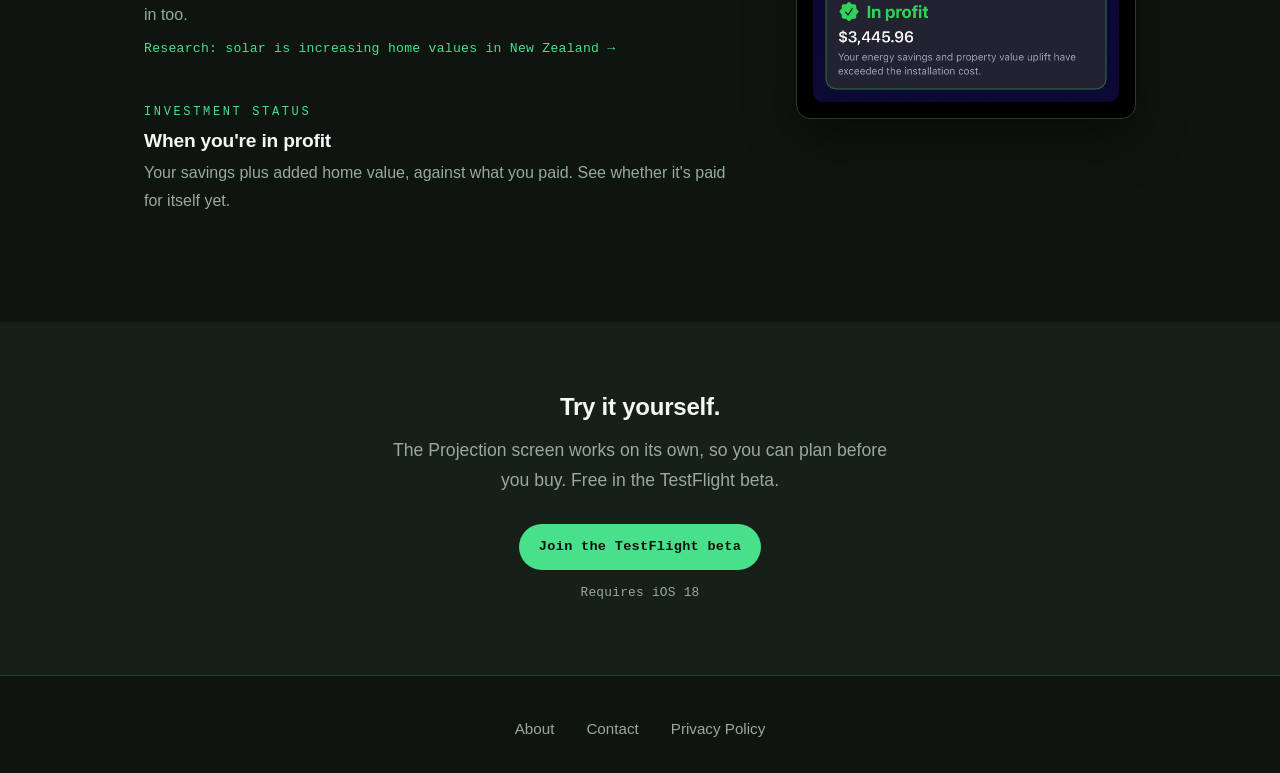
<file: prediction.html>
<!DOCTYPE html>
<html lang="en">
<head>
    <meta charset="utf-8">
    <meta name="viewport" content="width=device-width, initial-scale=1.0">
    <title>Corrente — Projection</title>
    <meta name="description" content="Corrente's Projection screen estimates the return on solar from five numbers: generation, years, self-consumption, and your import and export rates. It also counts the value solar adds to your home.">
    <link rel="canonical" href="https://antokne.github.io/corrente-web/prediction.html">
    <link rel="icon" type="image/png" href="images/icon.png">

    <!-- Open Graph / Twitter -->
    <meta property="og:type" content="website">
    <meta property="og:title" content="Corrente — Projection">
    <meta property="og:description" content="See when solar pays for itself: savings, payback, and added home value.">
    <meta property="og:url" content="https://antokne.github.io/corrente-web/prediction.html">
    <meta property="og:image" content="https://antokne.github.io/corrente-web/images/icon.png">
    <meta name="twitter:card" content="summary_large_image">
    <meta name="twitter:title" content="Corrente — Projection">
    <meta name="twitter:description" content="See when solar pays for itself: savings, payback, and added home value.">
    <meta name="twitter:image" content="https://antokne.github.io/corrente-web/images/icon.png">

    <link rel="stylesheet" href="styles.css?v=7">
</head>
<body>
    <nav class="site-nav">
        <div class="container">
            <a href="index.html" class="nav-brand">
                <img src="images/icon.png" alt="" width="30" height="30">
                Corrente
            </a>
            <div class="nav-links">
                <a href="circuit-cost.html" class="nav-link">How costs work</a>
                <a href="prediction.html" class="nav-link current">Projection</a>
                <a href="https://testflight.apple.com/join/Kmp21WzR" class="nav-cta">Join the beta</a>
            </div>
        </div>
    </nav>

    <header class="hero feature-hero">
        <div class="container">
            <div class="hero-copy">
                <a href="index.html" class="back-link">&larr; Back to Corrente</a>
                <span class="kicker">Projection</span>
                <h1>See when solar <span class="accent">pays for itself.</span></h1>
                <p class="lead">Set five numbers and Corrente estimates what solar could save you, and when you break even. No system needed.</p>
            </div>
        </div>
    </header>

    <main>
        <section class="feature-detail">
            <div class="container">
                <div class="detail-copy">
                    <div class="detail-block">
                        <span class="kicker">Five numbers</span>
                        <h3>Move the sliders, see the answer</h3>
                        <p>Solar payback comes down to a few numbers. Move a slider and your savings and profit update instantly. There's nothing to connect, so you can try it before you buy.</p>
                    </div>
                    <div class="detail-block">
                        <span class="kicker">Input 1 — Generation</span>
                        <h3>What your system makes</h3>
                        <p>Set how much energy your panels produce each year.</p>
                    </div>
                    <div class="detail-block">
                        <span class="kicker">Input 2 — Time</span>
                        <h3>Over how many years</h3>
                        <p>Look ahead up to 30 years.</p>
                    </div>
                    <div class="detail-block">
                        <span class="kicker">Input 3 — Self-consumption</span>
                        <h3>How much you use yourself</h3>
                        <p>Energy you use at home is worth more than energy you export, so this has the biggest effect on your return.</p>
                    </div>
                    <div class="detail-block">
                        <span class="kicker">Input 4 — Import rate</span>
                        <h3>Your grid rate</h3>
                        <p>Each unit you use yourself saves what you'd have paid the grid.</p>
                    </div>
                    <div class="detail-block">
                        <span class="kicker">Input 5 — Export rate</span>
                        <h3>Your feed-in rate</h3>
                        <p>What you earn for the surplus you send back.</p>
                    </div>
                    <div class="detail-block">
                        <span class="kicker">The return</span>
                        <h3>Savings and payback</h3>
                        <p>Corrente adds up your savings, takes off the install cost, and shows when you break even.</p>
                    </div>
                    <div class="detail-block">
                        <span class="kicker">Property value</span>
                        <h3>Solar adds to your home's value</h3>
                        <p>Research suggests homes with solar sell for about <strong>1.3% more</strong>. Corrente adds that in too.</p>
                        <p class="detail-source"><a href="https://thinksolar.co.nz/knowledge-hub-posts/research-shows-solar-is-increasing-home-values-in-new-zealand/" target="_blank" rel="noopener">Research: solar is increasing home values in New Zealand →</a></p>
                    </div>
                    <div class="detail-block">
                        <span class="kicker">Investment status</span>
                        <h3>When you're in profit</h3>
                        <p>Your savings plus added home value, against what you paid. See whether it's paid for itself yet.</p>
                    </div>
                </div>

                <div class="detail-shot">
                    <img src="images/prediction-dark-v3.png" alt="Corrente's Projection screen: sliders for projection period, yearly generation, and self-consumption; a generation breakdown of total, self-consumed, and exported energy; editable import and export rates; self-consumed and export savings totalling a lifetime figure; install cost and balance remaining; house value with a solar value boost and estimated value increase; and an In Profit investment status." width="1179" height="4403" loading="eager">
                </div>
            </div>
        </section>

        <section class="pricing band">
            <div class="container">
                <h2>Try it yourself.</h2>
                <p>The Projection screen works on its own, so you can plan before you buy. Free in the TestFlight beta.</p>
                <div class="hero-actions">
                    <a href="https://testflight.apple.com/join/Kmp21WzR" class="tf-badge">
                        Join the TestFlight beta
                    </a>
                    <span class="price-line">Requires iOS 18</span>
                </div>
            </div>
        </section>
    </main>

    <footer>
        <div class="container">
            <nav>
                <a href="about.html">About</a>
                <a href="contact.html">Contact</a>
                <a href="privacy-policy.html">Privacy Policy</a>
            </nav>
        </div>
    </footer>
</body>
</html>
</file>
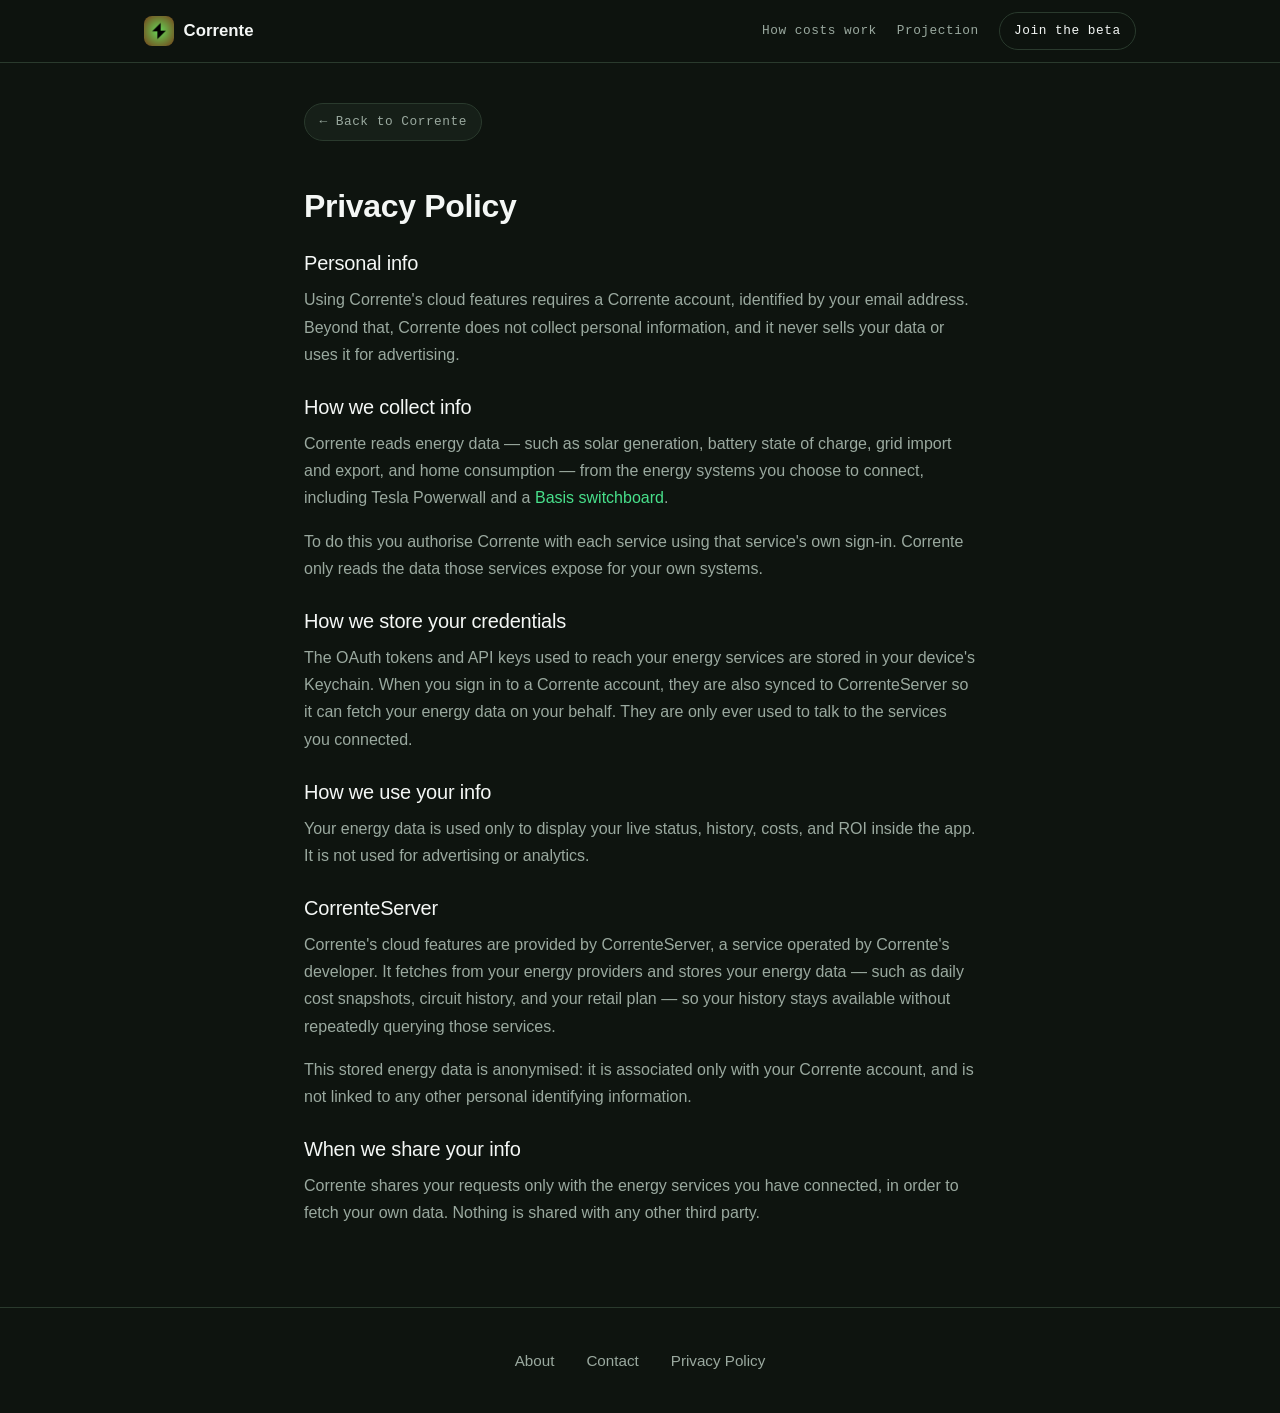
<file: privacy-policy.html>
<!DOCTYPE html>
<html lang="en">
<head>
    <meta charset="utf-8">
    <meta name="viewport" content="width=device-width, initial-scale=1.0">
    <title>Corrente — Privacy Policy</title>
    <meta name="description" content="How Corrente handles your energy data, account, and connected-service credentials — no advertising, no data selling.">
    <link rel="canonical" href="https://antokne.github.io/corrente-web/privacy-policy.html">
    <link rel="icon" type="image/png" href="images/icon.png">
    <link rel="stylesheet" href="styles.css?v=7">
</head>
<body>
    <nav class="site-nav">
        <div class="container">
            <a href="index.html" class="nav-brand">
                <img src="images/icon.png" alt="" width="30" height="30">
                Corrente
            </a>
            <div class="nav-links">
                <a href="circuit-cost.html" class="nav-link">How costs work</a>
                <a href="prediction.html" class="nav-link">Projection</a>
                <a href="https://testflight.apple.com/join/Kmp21WzR" class="nav-cta">Join the beta</a>
            </div>
        </div>
    </nav>

    <main class="page">
        <a href="index.html" class="back-link">&larr; Back to Corrente</a>
        <h1>Privacy Policy</h1>

        <article>
            <section>
                <h2 id="personal-info">Personal info</h2>
                <p>Using Corrente's cloud features requires a Corrente account, identified by your email address. Beyond that, Corrente does not collect personal information, and it never sells your data or uses it for advertising.</p>
            </section>

            <section>
                <h2 id="collection">How we collect info</h2>
                <p>Corrente reads energy data — such as solar generation, battery state of charge, grid import and export, and home consumption — from the energy systems you choose to connect, including Tesla Powerwall and a <a href="https://www.wearebasis.com" target="_blank" rel="noopener">Basis switchboard</a>.</p>
                <p>To do this you authorise Corrente with each service using that service's own sign-in. Corrente only reads the data those services expose for your own systems.</p>
            </section>

            <section>
                <h2 id="credentials">How we store your credentials</h2>
                <p>The OAuth tokens and API keys used to reach your energy services are stored in your device's Keychain. When you sign in to a Corrente account, they are also synced to CorrenteServer so it can fetch your energy data on your behalf. They are only ever used to talk to the services you connected.</p>
            </section>

            <section>
                <h2 id="use">How we use your info</h2>
                <p>Your energy data is used only to display your live status, history, costs, and ROI inside the app. It is not used for advertising or analytics.</p>
            </section>

            <section>
                <h2 id="server">CorrenteServer</h2>
                <p>Corrente's cloud features are provided by CorrenteServer, a service operated by Corrente's developer. It fetches from your energy providers and stores your energy data — such as daily cost snapshots, circuit history, and your retail plan — so your history stays available without repeatedly querying those services.</p>
                <p>This stored energy data is anonymised: it is associated only with your Corrente account, and is not linked to any other personal identifying information.</p>
            </section>

            <section>
                <h2 id="disclosure">When we share your info</h2>
                <p>Corrente shares your requests only with the energy services you have connected, in order to fetch your own data. Nothing is shared with any other third party.</p>
            </section>
        </article>
    </main>

    <footer>
        <div class="container">
            <nav>
                <a href="about.html">About</a>
                <a href="contact.html">Contact</a>
                <a href="privacy-policy.html">Privacy Policy</a>
            </nav>
        </div>
    </footer>
</body>
</html>
</file>
<file: styles.css>
/* ============================================================
   Corrente — "Your whole home's energy, in one view"
   Instrument-panel dark theme built from the app's own energy
   language: solar amber -> clean green -> grid blue.
   ============================================================ */

*,
*::before,
*::after {
    margin: 0;
    padding: 0;
    box-sizing: border-box;
}

:root {
    /* Surfaces */
    --ink: #0E140F;        /* instrument-panel base (green-tinted) */
    --panel: #161F18;      /* raised band / cards */
    --panel-2: #1E2A20;    /* cards on a panel band */
    --edge: #2A3A2D;       /* borders, dividers */

    /* Energy flow system */
    --clean: #48E08B;      /* battery / clean energy — signature accent */
    --solar: #F5B942;      /* solar generation */
    --grid: #5B9BD5;       /* grid import/export */
    --hot: #E5644D;        /* peak / high consumption */

    /* Type */
    --paper: #F4F7F5;      /* primary text */
    --muted: #9AA99F;      /* secondary text (AA on ink/panel) */

    /* Match the app: SF Pro for text, SF Mono for data */
    --font-display: -apple-system, BlinkMacSystemFont, "SF Pro Display", "Helvetica Neue", Arial, sans-serif;
    --font-body: -apple-system, BlinkMacSystemFont, "SF Pro Text", "Helvetica Neue", Arial, sans-serif;
    --font-mono: ui-monospace, SFMono-Regular, "SF Mono", Menlo, monospace;

    --maxw: 1040px;
    --radius: 14px;
}

/* ---- Base ---- */
html { scroll-behavior: smooth; }

body {
    font-family: var(--font-body);
    line-height: 1.7;
    color: var(--paper);
    background: var(--ink);
    -webkit-font-smoothing: antialiased;
    text-rendering: optimizeLegibility;
}

h1, h2, h3 {
    font-family: var(--font-display);
    line-height: 1.1;
    letter-spacing: -0.01em;
}

a { color: var(--clean); }

img { display: block; max-width: 100%; }

.container {
    max-width: var(--maxw);
    margin: 0 auto;
    padding: 0 1.5rem;
}

/* Mono eyebrow used across sections */
.kicker {
    display: inline-block;
    font-family: var(--font-mono);
    font-size: 0.75rem;
    font-weight: 500;
    letter-spacing: 0.22em;
    text-transform: uppercase;
    color: var(--clean);
}

/* Alternating band */
.band { background: var(--panel); }

/* Accessible focus */
:focus-visible {
    outline: 2px solid var(--clean);
    outline-offset: 3px;
    border-radius: 4px;
}

/* ---- Sticky nav ---- */
.site-nav {
    position: sticky;
    top: 0;
    z-index: 20;
    background: rgba(14, 20, 15, 0.82);
    backdrop-filter: saturate(140%) blur(12px);
    border-bottom: 1px solid var(--edge);
}

.site-nav .container {
    display: flex;
    align-items: center;
    justify-content: space-between;
    padding-top: 0.75rem;
    padding-bottom: 0.75rem;
}

.nav-brand {
    display: flex;
    align-items: center;
    gap: 0.6rem;
    font-family: var(--font-display);
    font-weight: 700;
    font-size: 1.05rem;
    color: var(--paper);
    text-decoration: none;
}

.nav-brand img {
    width: 30px;
    height: 30px;
    border-radius: 8px;
}

.nav-links {
    display: flex;
    align-items: center;
    gap: 1.25rem;
}

.nav-link {
    font-family: var(--font-mono);
    font-size: 0.8rem;
    letter-spacing: 0.04em;
    color: var(--muted);
    text-decoration: none;
    transition: color 0.2s;
}

.nav-link:hover { color: var(--paper); }
.nav-link.current { color: var(--clean); }

.nav-cta {
    font-family: var(--font-mono);
    font-size: 0.8rem;
    letter-spacing: 0.04em;
    color: var(--paper);
    text-decoration: none;
    border: 1px solid var(--edge);
    padding: 0.45rem 0.9rem;
    border-radius: 100px;
    transition: border-color 0.2s, color 0.2s;
}

.nav-cta:hover { border-color: var(--clean); color: var(--clean); }

/* ---- Hero ---- */
.hero {
    padding: 5rem 0 4.5rem;
    border-bottom: 1px solid var(--edge);
}

.hero .container {
    display: grid;
    grid-template-columns: 1.15fr 0.85fr;
    gap: 3rem;
    align-items: center;
}

.hero-copy .kicker { margin-bottom: 1.25rem; }

.hero h1 {
    font-size: clamp(2.5rem, 6vw, 4rem);
    font-weight: 700;
    line-height: 1.04;
    margin-bottom: 1.25rem;
}

.hero h1 .accent { color: var(--clean); }

.hero .lead {
    font-size: 1.2rem;
    color: var(--muted);
    max-width: 34ch;
    margin-bottom: 2rem;
}

.hero-actions {
    display: flex;
    flex-direction: column;
    align-items: flex-start;
    gap: 0.75rem;
}

/* TestFlight beta badge */
.tf-badge {
    display: inline-flex;
    align-items: center;
    gap: 0.6rem;
    font-family: var(--font-mono);
    font-size: 0.85rem;
    letter-spacing: 0.02em;
    color: var(--ink);
    background: var(--clean);
    padding: 0.7rem 1.25rem;
    border-radius: 100px;
    text-decoration: none;
    font-weight: 600;
    transition: transform 0.2s, box-shadow 0.2s;
}

.tf-badge:hover {
    transform: translateY(-1px);
    box-shadow: 0 8px 24px rgba(72, 224, 139, 0.25);
}

.price-line {
    font-family: var(--font-mono);
    font-size: 0.8rem;
    color: var(--muted);
    letter-spacing: 0.02em;
}

/* ---- Signature: live energy-flow diagram (real app capture) ---- */
.hero-shot {
    justify-self: center;
    width: 100%;
    max-width: 340px;
    padding: 1.25rem;
    background:
        radial-gradient(60% 60% at 50% 45%, rgba(72, 224, 139, 0.10), transparent 70%),
        #000;
    border: 1px solid var(--edge);
    border-radius: var(--radius);
    overflow: hidden;
    box-shadow: 0 20px 50px rgba(0, 0, 0, 0.35);
}

.hero-shot img {
    display: block;
    width: 100%;
    height: auto;
}

/* ---- Spotlight: true cost ---- */
.spotlight { padding: 4.5rem 0; }

.spotlight .container {
    display: grid;
    grid-template-columns: 1.1fr 0.9fr;
    gap: 3rem;
    align-items: center;
}

.spotlight-copy .kicker { margin-bottom: 0.75rem; }

.spotlight-copy h2 {
    font-size: clamp(1.75rem, 4vw, 2.25rem);
    font-weight: 700;
    margin-bottom: 1rem;
}

.spotlight-copy p {
    color: var(--muted);
    font-size: 1.1rem;
}

.spotlight-list {
    list-style: none;
    display: flex;
    flex-direction: column;
    gap: 0.85rem;
}

.spotlight-list li {
    color: var(--muted);
    padding: 1rem 1.15rem;
    background: var(--panel-2);
    border: 1px solid var(--edge);
    border-left: 3px solid var(--clean);
    border-radius: var(--radius);
}

.spotlight-list li span {
    color: var(--paper);
    font-weight: 600;
}

.spotlight-cta,
.pill-link {
    margin-top: 1.5rem;
}

.spotlight-cta a,
.pill-link a {
    display: inline-flex;
    align-items: center;
    gap: 0.5rem;
    font-family: var(--font-mono);
    font-size: 0.85rem;
    letter-spacing: 0.04em;
    color: var(--clean);
    text-decoration: none;
    padding: 0.6rem 1.1rem;
    border: 1px solid var(--clean);
    border-radius: 100px;
    transition: background 0.2s, color 0.2s;
}

.spotlight-cta a:hover,
.pill-link a:hover {
    background: var(--clean);
    color: var(--ink);
}

/* ---- In-development callout ---- */
.in-progress {
    padding: 4rem 0;
    text-align: center;
}

.in-progress .kicker { margin-bottom: 0.75rem; }

.in-progress h2 {
    font-size: clamp(1.6rem, 3.5vw, 2rem);
    font-weight: 700;
    margin-bottom: 1rem;
}

.in-progress p {
    color: var(--muted);
    max-width: 640px;
    margin: 0 auto 0.85rem;
}

.in-progress .pill-link { margin-top: 1.75rem; }

/* Headline proof line under the spotlight, spanning both columns */
.spotlight-proof {
    grid-column: 1 / -1;
    display: flex;
    flex-wrap: wrap;
    align-items: center;
    justify-content: center;
    gap: 1.25rem;
    margin-top: 1rem;
    padding: 1.5rem;
    background: var(--ink);
    border: 1px solid var(--edge);
    border-radius: var(--radius);
}

/* ---- Section headers ---- */
.section-head {
    text-align: center;
    margin-bottom: 2.75rem;
}

.section-head .kicker { margin-bottom: 0.75rem; }

.section-head h2 {
    font-size: clamp(1.75rem, 4vw, 2.25rem);
    font-weight: 700;
}

.section-head p {
    color: var(--muted);
    font-size: 1.1rem;
    margin-top: 0.5rem;
}

/* ---- Features ---- */
.features { padding: 4.5rem 0; }

.feature-grid {
    display: grid;
    grid-template-columns: repeat(auto-fit, minmax(250px, 1fr));
    gap: 1.25rem;
}

.feature {
    padding: 1.5rem;
    border-radius: var(--radius);
    background: var(--panel);
    border: 1px solid var(--edge);
    transition: border-color 0.2s, transform 0.2s;
}

.feature:hover { border-color: var(--clean); transform: translateY(-2px); }

.feature h3 {
    font-size: 1.1rem;
    font-weight: 500;
    margin-bottom: 0.5rem;
    color: var(--paper);
}

.feature p { color: var(--muted); }

.feature-link {
    margin-top: 0.9rem;
    font-family: var(--font-mono);
    font-size: 0.82rem;
    letter-spacing: 0.02em;
}

.feature-link a {
    color: var(--clean);
    text-decoration: none;
}

.feature-link a:hover { text-decoration: underline; }

/* ---- Showcase: real screenshots ---- */
.showcase { padding: 4.5rem 0; }

.shot-scroller {
    display: flex;
    align-items: center;
    gap: 0.75rem;
}

.shot-nav {
    flex: 0 0 auto;
    width: 44px;
    height: 44px;
    border-radius: 50%;
    border: 1px solid var(--edge);
    background: var(--panel);
    color: var(--paper);
    font-size: 1.6rem;
    line-height: 1;
    display: flex;
    align-items: center;
    justify-content: center;
    cursor: pointer;
    transition: background 0.2s, border-color 0.2s, opacity 0.2s;
}

.shot-nav:hover { border-color: var(--clean); background: var(--edge); }
.shot-nav:disabled { opacity: 0.35; pointer-events: none; }

@media (max-width: 640px) {
    .shot-nav { display: none; }
}

.shot-grid {
    flex: 1;
    min-width: 0;
    display: flex;
    gap: 1.75rem;
    overflow-x: auto;
    scroll-snap-type: x mandatory;
    scroll-behavior: smooth;
    padding-bottom: 1rem;
    -webkit-overflow-scrolling: touch;
    scrollbar-width: thin;
    scrollbar-color: var(--edge) transparent;
}

.shot {
    flex: 0 0 clamp(210px, 24vw, 255px);
    scroll-snap-align: start;
    display: flex;
    flex-direction: column;
    gap: 0.9rem;
}

.shot-frame {
    background: #000;
    border: 1px solid var(--edge);
    border-radius: 22px;
    padding: 0.4rem;
    overflow: hidden;
    box-shadow: 0 12px 32px rgba(0, 0, 0, 0.45);
    transition: transform 0.2s, box-shadow 0.2s;
}

.shot-frame img {
    display: block;
    width: 100%;
    height: auto;
    border-radius: 18px;
}

.shot:hover .shot-frame {
    transform: translateY(-3px);
    box-shadow: 0 18px 40px rgba(0, 0, 0, 0.4);
}

.shot figcaption {
    color: var(--muted);
    font-size: 0.98rem;
    padding: 0 0.25rem;
}

.shot figcaption span {
    color: var(--paper);
    font-weight: 600;
}

/* ---- Supported sources ---- */
.sources {
    padding: 4.5rem 0;
    text-align: center;
}

.sources h2 {
    font-size: clamp(1.75rem, 4vw, 2.25rem);
    font-weight: 700;
    margin-bottom: 0.75rem;
}

.sources > .container > p {
    color: var(--muted);
    font-size: 1.1rem;
    max-width: 46ch;
    margin: 0 auto 2.5rem;
}

.source-grid {
    display: grid;
    grid-template-columns: repeat(auto-fit, minmax(220px, 1fr));
    gap: 1.25rem;
    max-width: 760px;
    margin: 0 auto;
    text-align: left;
}

.source {
    padding: 1.5rem;
    border-radius: var(--radius);
    background: var(--panel-2);
    border: 1px solid var(--edge);
    border-left: 3px solid var(--clean);
}

.source h3 {
    font-size: 1.05rem;
    font-weight: 600;
    margin-bottom: 0.35rem;
    color: var(--paper);
}

.source h3 a {
    color: inherit;
    text-decoration: none;
}

.source h3 a:hover { color: var(--clean); }

.source p {
    color: var(--muted);
    font-size: 0.95rem;
}

/* ---- Privacy highlight ---- */
.privacy-note band { }

.privacy-note {
    padding: 4rem 0;
    text-align: center;
}

.privacy-note h2 {
    font-size: 1.5rem;
    font-weight: 700;
    margin-bottom: 1rem;
}

.privacy-note p {
    color: var(--muted);
    max-width: 52ch;
    margin: 0 auto 0.75rem;
    font-size: 1.05rem;
}

.privacy-note a { text-decoration: none; }
.privacy-note a:hover { text-decoration: underline; }

/* ---- Roadmap ---- */
.roadmap {
    padding: 4rem 0;
    text-align: center;
}

.roadmap h2 {
    font-size: 1.5rem;
    font-weight: 700;
    margin-bottom: 1rem;
}

.roadmap p {
    color: var(--muted);
    max-width: 52ch;
    margin: 0 auto 0.75rem;
    font-size: 1.05rem;
}

.roadmap a { text-decoration: none; }
.roadmap a:hover { text-decoration: underline; }

/* ---- Pricing / CTA ---- */
.pricing { padding: 4.5rem 0; text-align: center; }

.pricing h2 {
    font-size: 1.5rem;
    font-weight: 700;
    margin-bottom: 1rem;
}

.pricing p {
    color: var(--muted);
    max-width: 500px;
    margin: 0 auto 1.75rem;
    font-size: 1.1rem;
}

.pricing .hero-actions { align-items: center; }

/* ---- Footer ---- */
footer {
    border-top: 1px solid var(--edge);
    padding: 2.5rem 0;
}

footer nav {
    display: flex;
    justify-content: center;
    gap: 2rem;
    flex-wrap: wrap;
}

footer a {
    color: var(--muted);
    text-decoration: none;
    font-size: 0.95rem;
}

footer a:hover { color: var(--clean); }

/* ---- Shared sub-page (about / contact / privacy) ---- */
.page {
    max-width: 720px;
    margin: 0 auto;
    padding: 2.5rem 1.5rem 4rem;
}

.page h1 {
    font-size: 2rem;
    font-weight: 700;
    margin: 1.5rem 0 1rem;
}

.page h2 {
    font-size: 1.25rem;
    font-weight: 500;
    margin: 1.75rem 0 0.75rem;
}

.page p { color: var(--muted); margin-bottom: 1rem; }

.page a { color: var(--clean); text-decoration: none; }
.page a:hover { text-decoration: underline; }

.page section { margin-bottom: 0.5rem; }

/* Pill so it never reads as part of the heading or kicker that follows it. */
.back-link {
    display: inline-flex;
    align-items: center;
    gap: 0.45rem;
    font-family: var(--font-mono);
    font-size: 0.8rem;
    letter-spacing: 0.04em;
    padding: 0.45rem 0.9rem;
    margin-bottom: 1.5rem;
    color: var(--muted);
    text-decoration: none;
    background: var(--panel);
    border: 1px solid var(--edge);
    border-radius: 999px;
    transition: border-color 0.2s, color 0.2s;
}

.back-link:hover {
    color: var(--clean);
    border-color: var(--clean);
}

.page .back-link { color: var(--muted); }
.page .back-link:hover { color: var(--clean); text-decoration: none; }

.page-image {
    width: 100%;
    height: auto;
    border-radius: var(--radius);
    border: 1px solid var(--edge);
    margin-bottom: 1.5rem;
}

/* ---- Showcase footer link ---- */
.showcase-more {
    text-align: center;
    margin-top: 3rem;
    font-family: var(--font-mono);
    font-size: 0.9rem;
    letter-spacing: 0.02em;
}

.showcase-more a {
    display: inline-flex;
    align-items: center;
    gap: 0.5rem;
    padding: 0.75rem 1.5rem;
    border: 1px solid var(--clean);
    border-radius: 100px;
    color: var(--clean);
    font-weight: 600;
    text-decoration: none;
    transition: background 0.2s, color 0.2s, transform 0.2s, box-shadow 0.2s;
}

.showcase-more a:hover {
    background: var(--clean);
    color: var(--ink);
    transform: translateY(-1px);
    box-shadow: 0 8px 24px rgba(72, 224, 139, 0.25);
}

/* ---- Feature detail page (long screenshot) ---- */
.feature-hero .container { grid-template-columns: 1fr; }
.feature-hero .hero-copy { max-width: none; }
.feature-hero .hero-copy .lead { max-width: none; }
/* Back link and kicker are both small mono text — keep them clearly apart. */
.feature-hero .back-link { margin-bottom: 2.25rem; }

.feature-hero .hero-copy .kicker {
    display: block;
    margin-bottom: 1rem;
}

.feature-detail { padding: 4rem 0 4.5rem; }

.feature-detail .container {
    display: grid;
    grid-template-columns: 1fr minmax(280px, 340px);
    gap: 3.5rem;
    align-items: start;
}

.detail-block { margin-bottom: 2.25rem; }
.detail-block .kicker { margin-bottom: 0.5rem; }

.detail-block h3 {
    font-size: 1.2rem;
    font-weight: 600;
    margin-bottom: 0.5rem;
}

.detail-block p { color: var(--muted); }

.detail-source {
    margin-top: 0.6rem;
    font-family: var(--font-mono);
    font-size: 0.82rem;
    letter-spacing: 0.02em;
}

.detail-source a { text-decoration: none; }
.detail-source a:hover { text-decoration: underline; }

.detail-shot {
    position: sticky;
    top: 2rem;
    justify-self: center;
    width: 100%;
    padding: 1rem;
    background:
        radial-gradient(60% 45% at 50% 30%, rgba(72, 224, 139, 0.10), transparent 70%),
        #000;
    border: 1px solid var(--edge);
    border-radius: var(--radius);
    box-shadow: 0 20px 50px rgba(0, 0, 0, 0.35);
}

.detail-shot img {
    width: 100%;
    height: auto;
    border-radius: 10px;
}

/* ---- Side-by-side comparison ---- */
.compare { padding: 4.5rem 0; }

.compare-grid {
    display: grid;
    grid-template-columns: repeat(2, 1fr);
    gap: 2rem;
    margin-bottom: 2.5rem;
}

.compare-card {
    background: var(--panel-2);
    border: 1px solid var(--edge);
    border-radius: var(--radius);
    padding: 1rem;
}

.compare-shot {
    background: #000;
    border-radius: 10px;
    overflow: hidden;
    margin-bottom: 1rem;
}

.compare-shot.light { background: #fff; }

.compare-shot img { width: 100%; height: auto; }

.compare-card figcaption span {
    display: block;
    font-family: var(--font-mono);
    font-size: 0.78rem;
    letter-spacing: 0.08em;
    text-transform: uppercase;
    color: var(--clean);
    margin-bottom: 0.5rem;
}

.compare-card figcaption p {
    color: var(--muted);
    font-size: 0.95rem;
}

.compare-sum {
    display: flex;
    flex-wrap: wrap;
    align-items: center;
    justify-content: center;
    gap: 1.25rem;
    padding: 1.75rem 1.5rem;
    background: var(--ink);
    border: 1px solid var(--edge);
    border-radius: var(--radius);
}

.sum-item {
    display: flex;
    flex-direction: column;
    align-items: center;
    gap: 0.35rem;
    text-align: center;
}

.sum-label {
    font-family: var(--font-mono);
    font-size: 0.72rem;
    letter-spacing: 0.08em;
    text-transform: uppercase;
    color: var(--muted);
}

.sum-value {
    font-family: var(--font-mono);
    font-size: 1.65rem;
    color: var(--paper);
}

.sum-value.grid { color: var(--grid); }
.sum-value.clean { color: var(--clean); }

.sum-op {
    font-family: var(--font-mono);
    font-size: 1.25rem;
    color: var(--muted);
}

.compare-note {
    margin-top: 1.25rem;
    text-align: center;
    color: var(--muted);
    font-size: 0.85rem;
}

/* ---- Responsive ---- */
@media (max-width: 768px) {
    .compare-grid { grid-template-columns: 1fr; }

    .feature-detail .container {
        grid-template-columns: 1fr;
        gap: 2.5rem;
    }

    .detail-copy { order: 1; }

    .detail-shot {
        order: 2;
        position: static;
        max-width: 320px;
    }

    .hero {
        padding: 3.5rem 0 3rem;
    }

    .hero .container {
        grid-template-columns: 1fr;
        gap: 2.5rem;
    }

    .hero-copy { order: 2; }
    .hero-shot { order: 1; max-width: 300px; }

    .hero .lead { max-width: none; }

    .spotlight .container {
        grid-template-columns: 1fr;
        gap: 2rem;
    }
}

@media (max-width: 640px) {
    .features,
    .pricing,
    .sources,
    .roadmap,
    .privacy-note { padding: 3rem 0; }
}
</file>
